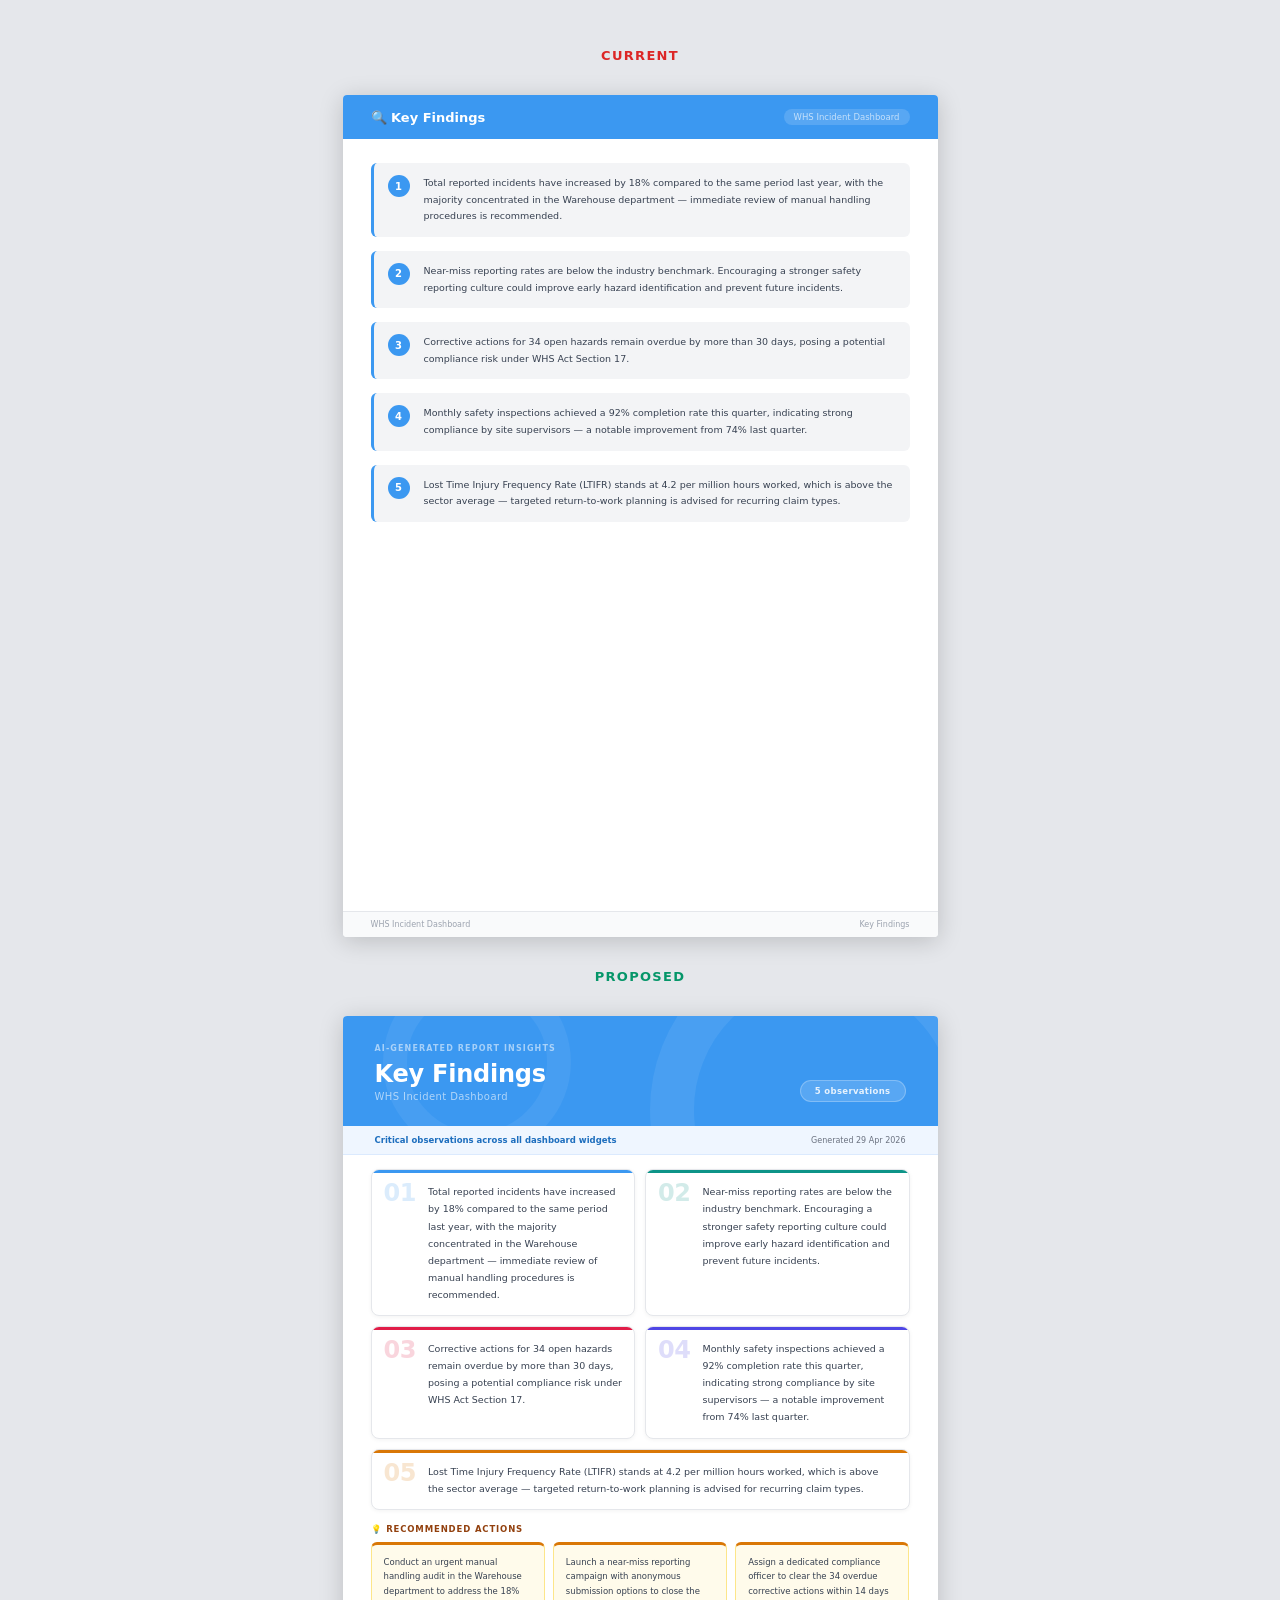
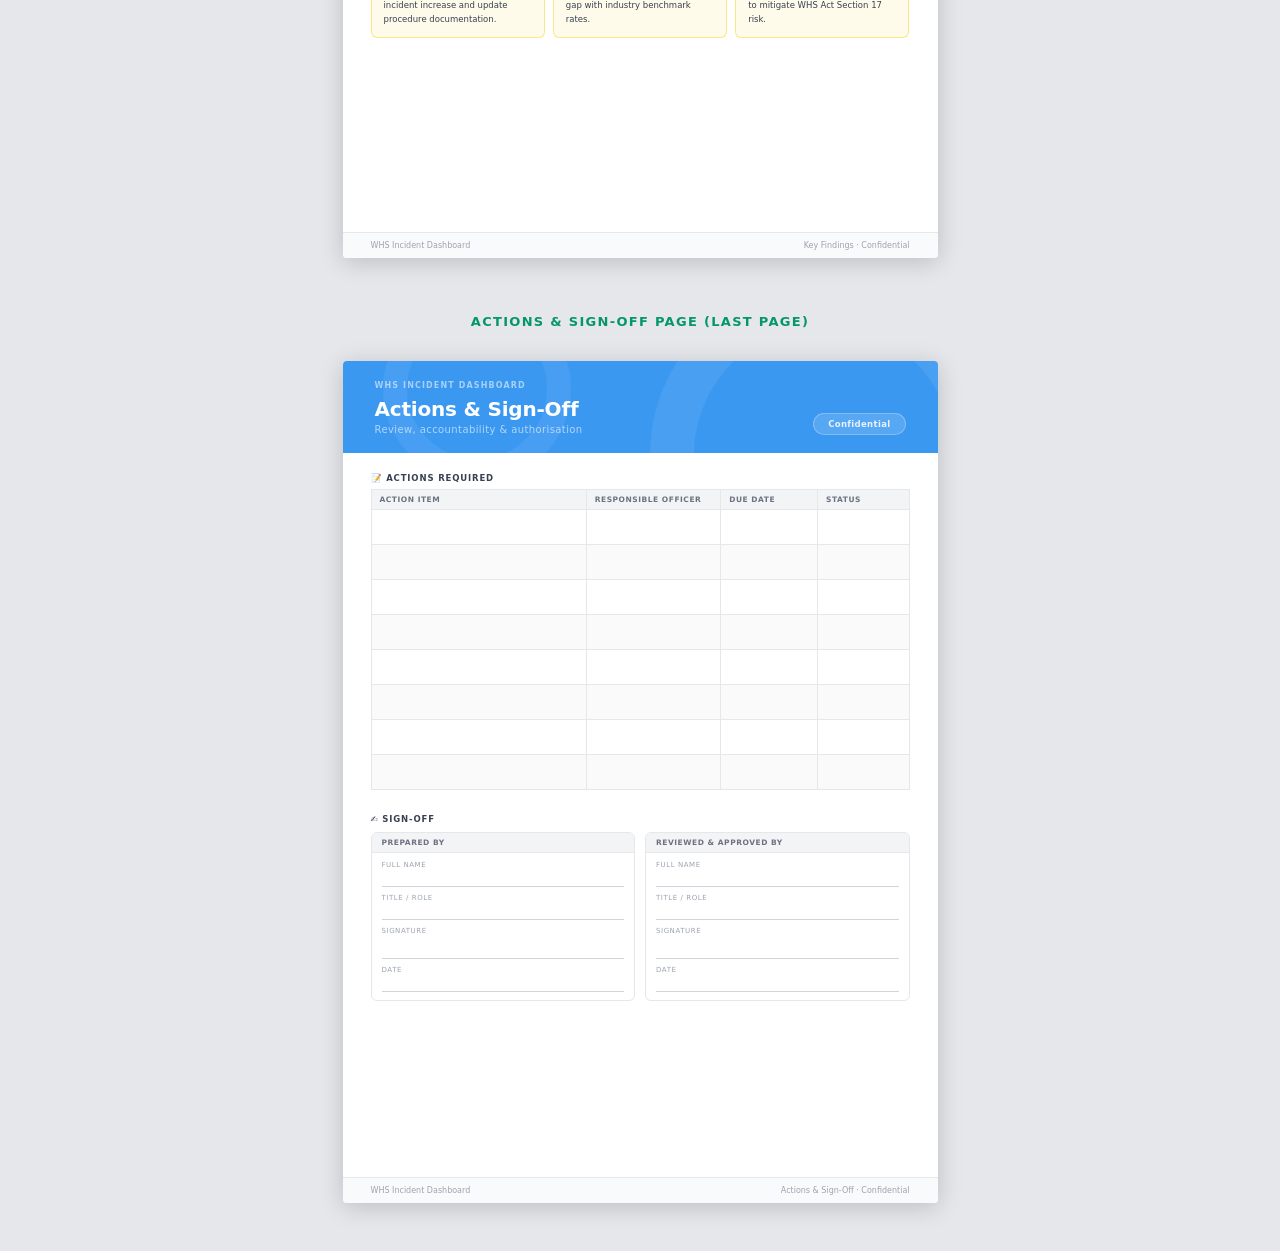
<file: src/DashboardAI.API/wwwroot/key-findings-mockup.html>
<!DOCTYPE html>
<html lang="en">
<head>
<meta charset="UTF-8">
<title>Key Findings — Mockup</title>
<style>
  body {
    background: #e5e7eb;
    display: flex;
    flex-direction: column;
    align-items: center;
    padding: 40px 24px;
    font-family: 'Segoe UI', system-ui, sans-serif;
    gap: 32px;
  }

  h2 {
    font-size: 13px;
    color: #6b7280;
    text-transform: uppercase;
    letter-spacing: .1em;
    margin: 0;
  }

  /* ── BEFORE (current) ───────────────────────────────────────────────── */
  .label-before { color: #dc2626; }
  .label-after  { color: #059669; }

  /* ── A4 shell ───────────────────────────────────────────────────────── */
  .page {
    width: 595px;
    min-height: 842px;
    background: #fff;
    box-shadow: 0 4px 24px rgba(0,0,0,.18);
    border-radius: 4px;
    position: relative;
    overflow: hidden;
    display: flex;
    flex-direction: column;
  }

  /* ─── CURRENT design ─────────────────────────────────────────────────── */
  .table-banner {
    background: #3B98F1;
    padding: 14px 28px;
    display: flex;
    align-items: center;
    justify-content: space-between;
    flex-shrink: 0;
  }
  .table-banner .tit { font-size: 13px; font-weight: 700; color: white; }
  .table-banner .cnt {
    font-size: 8.5px; color: rgba(255,255,255,.65);
    background: rgba(255,255,255,.15); padding: 3px 10px; border-radius: 8px;
  }
  .findings-body-old {
    padding: 24px 28px;
    display: flex;
    flex-direction: column;
    gap: 14px;
    flex: 1;
  }
  .finding-item-old {
    display: flex; align-items: flex-start; gap: 14px;
    padding: 12px 14px;
    background: #f3f4f6;
    border-radius: 6px;
    border-left: 3px solid #3B98F1;
  }
  .finding-num-old {
    flex-shrink: 0; width: 22px; height: 22px;
    background: #3B98F1; color: white; border-radius: 50%;
    display: flex; align-items: center; justify-content: center;
    font-size: 10px; font-weight: 700;
  }
  .finding-item-old p { font-size: 9.5px; color: #374151; line-height: 1.75; margin: 0; }
  .page-footer-old {
    padding: 8px 28px; background: #f9fafb;
    border-top: 1px solid #e5e7eb;
    display: flex; justify-content: space-between;
    font-size: 8px; color: #9ca3af;
  }

  /* ─── NEW design ─────────────────────────────────────────────────────── */
  :root {
    --blue: #3B98F1;
    --blue-lt: #eff6ff;
    --blue-dk: #1d6ebe;
    --teal: #0d9488;
    --amber: #d97706;
    --indigo: #4f46e5;
    --rose: #e11d48;
    --dark: #111827;
    --mid: #6b7280;
    --light: #f3f4f6;
    --border: #e5e7eb;
  }

  /* Hero header — matches cover page energy */
  .kf-hero {
    background: var(--blue);
    padding: 28px 32px 24px;
    position: relative;
    overflow: hidden;
    flex-shrink: 0;
  }
  .kf-hero::before {
    content: '';
    position: absolute;
    width: 260px; height: 260px;
    border-radius: 50%;
    border: 44px solid rgba(255,255,255,.07);
    top: -80px; right: -60px;
  }
  .kf-hero::after {
    content: '';
    position: absolute;
    width: 140px; height: 140px;
    border-radius: 50%;
    border: 24px solid rgba(255,255,255,.06);
    bottom: -30px; left: 40px;
  }
  .kf-hero-eyebrow {
    font-size: 8px;
    font-weight: 700;
    color: rgba(255,255,255,.55);
    text-transform: uppercase;
    letter-spacing: .14em;
    margin-bottom: 8px;
    position: relative; z-index: 1;
  }
  .kf-hero-row {
    display: flex;
    align-items: flex-end;
    justify-content: space-between;
    position: relative; z-index: 1;
  }
  .kf-hero-title {
    font-size: 24px;
    font-weight: 800;
    color: #fff;
    line-height: 1.1;
    letter-spacing: -.01em;
  }
  .kf-hero-title span {
    display: block;
    font-size: 10px;
    font-weight: 400;
    color: rgba(255,255,255,.6);
    letter-spacing: .04em;
    margin-top: 4px;
  }
  .kf-hero-badge {
    background: rgba(255,255,255,.15);
    border: 1px solid rgba(255,255,255,.25);
    border-radius: 20px;
    padding: 5px 14px;
    font-size: 8.5px;
    color: rgba(255,255,255,.85);
    font-weight: 600;
    letter-spacing: .04em;
    white-space: nowrap;
  }

  /* Sub-header strip */
  .kf-subhead {
    background: var(--blue-lt);
    border-bottom: 1px solid #dbeafe;
    padding: 9px 32px;
    display: flex;
    align-items: center;
    justify-content: space-between;
    flex-shrink: 0;
  }
  .kf-subhead-left {
    font-size: 8.5px;
    color: var(--blue-dk);
    font-weight: 600;
  }
  .kf-subhead-right {
    font-size: 8px;
    color: var(--mid);
  }

  /* Card grid */
  .kf-grid {
    padding: 14px 28px 0;
    display: grid;
    grid-template-columns: 1fr 1fr;
    gap: 10px;
    flex-shrink: 0;
    align-content: start;
  }
  .kf-card {
    background: #fff;
    border: 1px solid var(--border);
    border-radius: 8px;
    overflow: hidden;
    display: flex;
    flex-direction: column;
    box-shadow: 0 1px 4px rgba(0,0,0,.05);
  }
  .kf-card.full { grid-column: 1 / -1; }

  .kf-card-accent {
    height: 3px;
    background: var(--blue);
    flex-shrink: 0;
  }
  .kf-card-accent.c-teal   { background: var(--teal); }
  .kf-card-accent.c-indigo { background: var(--indigo); }
  .kf-card-accent.c-amber  { background: var(--amber); }
  .kf-card-accent.c-rose   { background: var(--rose); }

  .kf-card-body {
    padding: 10px 12px 12px;
    display: flex;
    gap: 12px;
    align-items: flex-start;
    flex: 1;
  }
  .kf-num {
    flex-shrink: 0;
    font-size: 24px;
    font-weight: 900;
    line-height: 1;
    color: var(--blue);
    opacity: .18;
    letter-spacing: -.02em;
    min-width: 28px;
    margin-top: -2px;
  }
  .kf-num.c-teal   { color: var(--teal); }
  .kf-num.c-indigo { color: var(--indigo); }
  .kf-num.c-amber  { color: var(--amber); }
  .kf-num.c-rose   { color: var(--rose); }

  .kf-text {
    flex: 1;
  }
  .kf-text p {
    font-size: 9.5px;
    color: #374151;
    line-height: 1.8;
    margin: 0;
  }

  /* AI attribution footer */
  .kf-attribution {
    margin: 0 28px 20px;
    padding: 8px 14px;
    background: #f8fafc;
    border: 1px solid var(--border);
    border-radius: 6px;
    display: flex;
    align-items: center;
    gap: 8px;
    flex-shrink: 0;
  }
  .kf-attr-dot {
    width: 6px; height: 6px;
    border-radius: 50%;
    background: var(--blue);
    flex-shrink: 0;
  }
  .kf-attribution span {
    font-size: 7.5px;
    color: var(--mid);
    letter-spacing: .02em;
  }
  .kf-attribution strong {
    color: var(--blue);
    font-weight: 600;
  }

  /* ── D: Report Scope box ───────────────────────────────────────────── */
  .kf-scope {
    margin: 0 28px 0;
    padding: 8px 14px;
    background: #f0f9ff;
    border: 1px solid #bae6fd;
    border-radius: 6px;
    display: grid;
    grid-template-columns: repeat(4, 1fr);
    gap: 4px 12px;
    flex-shrink: 0;
  }
  .kf-scope-item {
    display: flex;
    flex-direction: column;
    gap: 1px;
  }
  .kf-scope-lbl {
    font-size: 7px;
    color: #0369a1;
    font-weight: 700;
    text-transform: uppercase;
    letter-spacing: .08em;
  }
  .kf-scope-val {
    font-size: 8px;
    color: #374151;
  }

  /* ── E: AI Recommendations ─────────────────────────────────────────── */
  .kf-recs {
    margin: 14px 28px 0;
    flex-shrink: 0;
  }
  .kf-recs-header {
    font-size: 8.5px;
    font-weight: 700;
    color: #92400e;
    text-transform: uppercase;
    letter-spacing: .1em;
    margin-bottom: 8px;
    display: flex;
    align-items: center;
    gap: 5px;
  }
  .kf-recs-grid {
    display: grid;
    grid-template-columns: 1fr 1fr 1fr;
    gap: 8px;
  }
  .kf-rec-card {
    background: #fffbeb;
    border: 1px solid #fde68a;
    border-radius: 6px;
    padding: 10px 12px;
    border-top: 3px solid var(--amber);
  }
  .kf-rec-card p {
    font-size: 8.5px;
    color: #374151;
    line-height: 1.7;
    margin: 0;
  }

  /* ── B: Executive Summary ───────────────────────────────────────────── */
  .kf-exec-summary {
    margin: 14px 28px 0;
    padding: 12px 16px;
    background: #f8fafc;
    border: 1px solid var(--border);
    border-left: 3px solid var(--blue);
    border-radius: 6px;
    flex-shrink: 0;
  }
  .kf-exec-label {
    font-size: 7.5px;
    font-weight: 700;
    color: var(--blue-dk);
    text-transform: uppercase;
    letter-spacing: .1em;
    margin-bottom: 5px;
  }
  .kf-exec-summary p {
    font-size: 9px;
    color: #374151;
    line-height: 1.75;
    margin: 0;
  }

  /* ── C: Actions Required ────────────────────────────────────────────── */
  .kf-actions {
    margin: 14px 28px 0;
    flex-shrink: 0;
  }
  .kf-actions-header {
    font-size: 8.5px;
    font-weight: 700;
    color: #374151;
    text-transform: uppercase;
    letter-spacing: .1em;
    margin-bottom: 6px;
    display: flex;
    align-items: center;
    gap: 5px;
  }
  .kf-actions-table {
    width: 100%;
    border-collapse: collapse;
    font-size: 8px;
    color: #374151;
  }
  .kf-actions-table th {
    background: #f3f4f6;
    padding: 5px 8px;
    text-align: left;
    font-weight: 700;
    font-size: 7.5px;
    text-transform: uppercase;
    letter-spacing: .07em;
    color: #6b7280;
    border: 1px solid var(--border);
  }
  .kf-actions-table td {
    padding: 7px 8px;
    border: 1px solid var(--border);
    height: 20px;
  }
  .kf-actions-table tr:nth-child(even) td { background: #fafafa; }

  /* ── Sign-Off ────────────────────────────────────────────────────────── */
  .kf-signoff {
    margin: 14px 28px 0;
    flex-shrink: 0;
  }
  .kf-signoff-header {
    font-size: 8.5px;
    font-weight: 700;
    color: #374151;
    text-transform: uppercase;
    letter-spacing: .1em;
    margin-bottom: 8px;
    display: flex;
    align-items: center;
    gap: 5px;
  }
  .kf-signoff-grid {
    display: grid;
    grid-template-columns: 1fr 1fr;
    gap: 10px;
  }
  .kf-signoff-block {
    border: 1px solid var(--border);
    border-radius: 6px;
    overflow: hidden;
  }
  .kf-signoff-block-header {
    background: #f3f4f6;
    padding: 5px 10px;
    font-size: 7.5px;
    font-weight: 700;
    color: #6b7280;
    text-transform: uppercase;
    letter-spacing: .07em;
    border-bottom: 1px solid var(--border);
  }
  .kf-signoff-fields {
    padding: 8px 10px;
    display: flex;
    flex-direction: column;
    gap: 7px;
  }
  .kf-signoff-field {
    display: flex;
    flex-direction: column;
    gap: 1px;
  }
  .kf-signoff-field-label {
    font-size: 7px;
    color: #9ca3af;
    text-transform: uppercase;
    letter-spacing: .08em;
  }
  .kf-signoff-field-line {
    border-bottom: 1px solid #d1d5db;
    height: 16px;
  }

  /* Page footer */
  .page-footer {
    padding: 8px 28px;
    background: #f9fafb;
    border-top: 1px solid var(--border);
    display: flex;
    justify-content: space-between;
    flex-shrink: 0;
    font-size: 8px;
    color: #9ca3af;
    margin-top: 14px;
  }
</style>
</head>
<body>

<h2 class="label-before">CURRENT</h2>

<div class="page">
  <!-- Current: flat blue banner -->
  <div class="table-banner">
    <span class="tit">🔍 Key Findings</span>
    <span class="cnt">WHS Incident Dashboard</span>
  </div>
  <div class="findings-body-old">
    <div class="finding-item-old">
      <span class="finding-num-old">1</span>
      <p>Total reported incidents have increased by 18% compared to the same period last year, with the majority concentrated in the Warehouse department — immediate review of manual handling procedures is recommended.</p>
    </div>
    <div class="finding-item-old">
      <span class="finding-num-old">2</span>
      <p>Near-miss reporting rates are below the industry benchmark. Encouraging a stronger safety reporting culture could improve early hazard identification and prevent future incidents.</p>
    </div>
    <div class="finding-item-old">
      <span class="finding-num-old">3</span>
      <p>Corrective actions for 34 open hazards remain overdue by more than 30 days, posing a potential compliance risk under WHS Act Section 17.</p>
    </div>
    <div class="finding-item-old">
      <span class="finding-num-old">4</span>
      <p>Monthly safety inspections achieved a 92% completion rate this quarter, indicating strong compliance by site supervisors — a notable improvement from 74% last quarter.</p>
    </div>
    <div class="finding-item-old">
      <span class="finding-num-old">5</span>
      <p>Lost Time Injury Frequency Rate (LTIFR) stands at 4.2 per million hours worked, which is above the sector average — targeted return-to-work planning is advised for recurring claim types.</p>
    </div>
  </div>
  <div class="page-footer-old">
    <span>WHS Incident Dashboard</span>
    <span>Key Findings</span>
  </div>
</div>

<h2 class="label-after">PROPOSED</h2>

<div class="page">
  <!-- Hero header — matches cover page energy -->
  <div class="kf-hero">
    <div class="kf-hero-eyebrow">AI-Generated Report Insights</div>
    <div class="kf-hero-row">
      <div class="kf-hero-title">
        Key Findings
        <span>WHS Incident Dashboard</span>
      </div>
      <div class="kf-hero-badge">5 observations</div>
    </div>
  </div>

  <!-- Sub-header strip -->
  <div class="kf-subhead">
    <span class="kf-subhead-left">Critical observations across all dashboard widgets</span>
    <span class="kf-subhead-right">Generated 29 Apr 2026</span>
  </div>

  <!-- 2-column card grid -->
  <div class="kf-grid">

    <div class="kf-card">
      <div class="kf-card-accent"></div><!-- blue -->
      <div class="kf-card-body">
        <div class="kf-num">01</div>
        <div class="kf-text">
          <p>Total reported incidents have increased by 18% compared to the same period last year, with the majority concentrated in the Warehouse department — immediate review of manual handling procedures is recommended.</p>
        </div>
      </div>
    </div>

    <div class="kf-card">
      <div class="kf-card-accent c-teal"></div>
      <div class="kf-card-body">
        <div class="kf-num c-teal">02</div>
        <div class="kf-text">
          <p>Near-miss reporting rates are below the industry benchmark. Encouraging a stronger safety reporting culture could improve early hazard identification and prevent future incidents.</p>
        </div>
      </div>
    </div>

    <div class="kf-card">
      <div class="kf-card-accent c-rose"></div>
      <div class="kf-card-body">
        <div class="kf-num c-rose">03</div>
        <div class="kf-text">
          <p>Corrective actions for 34 open hazards remain overdue by more than 30 days, posing a potential compliance risk under WHS Act Section 17.</p>
        </div>
      </div>
    </div>

    <div class="kf-card">
      <div class="kf-card-accent c-indigo"></div>
      <div class="kf-card-body">
        <div class="kf-num c-indigo">04</div>
        <div class="kf-text">
          <p>Monthly safety inspections achieved a 92% completion rate this quarter, indicating strong compliance by site supervisors — a notable improvement from 74% last quarter.</p>
        </div>
      </div>
    </div>

    <!-- 5th finding spans full width -->
    <div class="kf-card full">
      <div class="kf-card-accent c-amber"></div>
      <div class="kf-card-body">
        <div class="kf-num c-amber">05</div>
        <div class="kf-text">
          <p>Lost Time Injury Frequency Rate (LTIFR) stands at 4.2 per million hours worked, which is above the sector average — targeted return-to-work planning is advised for recurring claim types.</p>
        </div>
      </div>
    </div>

  </div>

  <!-- D: Report Scope / Context box -->
  <!-- E: AI Recommendations -->
  <div class="kf-recs">
    <div class="kf-recs-header">💡 Recommended Actions</div>
    <div class="kf-recs-grid">
      <div class="kf-rec-card">
        <p>Conduct an urgent manual handling audit in the Warehouse department to address the 18% incident increase and update procedure documentation.</p>
      </div>
      <div class="kf-rec-card">
        <p>Launch a near-miss reporting campaign with anonymous submission options to close the gap with industry benchmark rates.</p>
      </div>
      <div class="kf-rec-card">
        <p>Assign a dedicated compliance officer to clear the 34 overdue corrective actions within 14 days to mitigate WHS Act Section 17 risk.</p>
      </div>
    </div>
  </div>

  <div class="page-footer" style="margin-top:auto;">
    <span>WHS Incident Dashboard</span>
    <span>Key Findings · Confidential</span>
  </div>
</div>

<h2 class="label-after" style="margin-top:24px;">ACTIONS &amp; SIGN-OFF PAGE (last page)</h2>

<div class="page">
  <!-- Page header -->
  <div class="kf-hero" style="padding:20px 32px 18px;">
    <div class="kf-hero-eyebrow">WHS Incident Dashboard</div>
    <div class="kf-hero-row">
      <div class="kf-hero-title" style="font-size:20px;">
        Actions &amp; Sign-Off
        <span>Review, accountability &amp; authorisation</span>
      </div>
      <div class="kf-hero-badge">Confidential</div>
    </div>
  </div>

  <!-- C: Actions Required -->
  <div class="kf-actions" style="margin-top:20px;">
    <div class="kf-actions-header">📝 Actions Required</div>
    <table class="kf-actions-table">
      <thead>
        <tr>
          <th style="width:40%">Action Item</th>
          <th style="width:25%">Responsible Officer</th>
          <th style="width:18%">Due Date</th>
          <th style="width:17%">Status</th>
        </tr>
      </thead>
      <tbody>
        <tr><td></td><td></td><td></td><td></td></tr>
        <tr><td></td><td></td><td></td><td></td></tr>
        <tr><td></td><td></td><td></td><td></td></tr>
        <tr><td></td><td></td><td></td><td></td></tr>
        <tr><td></td><td></td><td></td><td></td></tr>
        <tr><td></td><td></td><td></td><td></td></tr>
        <tr><td></td><td></td><td></td><td></td></tr>
        <tr><td></td><td></td><td></td><td></td></tr>
      </tbody>
    </table>
  </div>

  <!-- Sign-Off -->
  <div class="kf-signoff" style="margin-top:24px;">
    <div class="kf-signoff-header">✍️ Sign-Off</div>
    <div class="kf-signoff-grid">
      <div class="kf-signoff-block">
        <div class="kf-signoff-block-header">Prepared By</div>
        <div class="kf-signoff-fields">
          <div class="kf-signoff-field">
            <span class="kf-signoff-field-label">Full Name</span>
            <div class="kf-signoff-field-line"></div>
          </div>
          <div class="kf-signoff-field">
            <span class="kf-signoff-field-label">Title / Role</span>
            <div class="kf-signoff-field-line"></div>
          </div>
          <div class="kf-signoff-field">
            <span class="kf-signoff-field-label">Signature</span>
            <div class="kf-signoff-field-line" style="height:22px;"></div>
          </div>
          <div class="kf-signoff-field">
            <span class="kf-signoff-field-label">Date</span>
            <div class="kf-signoff-field-line"></div>
          </div>
        </div>
      </div>
      <div class="kf-signoff-block">
        <div class="kf-signoff-block-header">Reviewed &amp; Approved By</div>
        <div class="kf-signoff-fields">
          <div class="kf-signoff-field">
            <span class="kf-signoff-field-label">Full Name</span>
            <div class="kf-signoff-field-line"></div>
          </div>
          <div class="kf-signoff-field">
            <span class="kf-signoff-field-label">Title / Role</span>
            <div class="kf-signoff-field-line"></div>
          </div>
          <div class="kf-signoff-field">
            <span class="kf-signoff-field-label">Signature</span>
            <div class="kf-signoff-field-line" style="height:22px;"></div>
          </div>
          <div class="kf-signoff-field">
            <span class="kf-signoff-field-label">Date</span>
            <div class="kf-signoff-field-line"></div>
          </div>
        </div>
      </div>
    </div>
  </div>

  <div class="page-footer" style="margin-top:auto;">
    <span>WHS Incident Dashboard</span>
    <span>Actions &amp; Sign-Off · Confidential</span>
  </div>
</div>

</body>
</html>
</file>
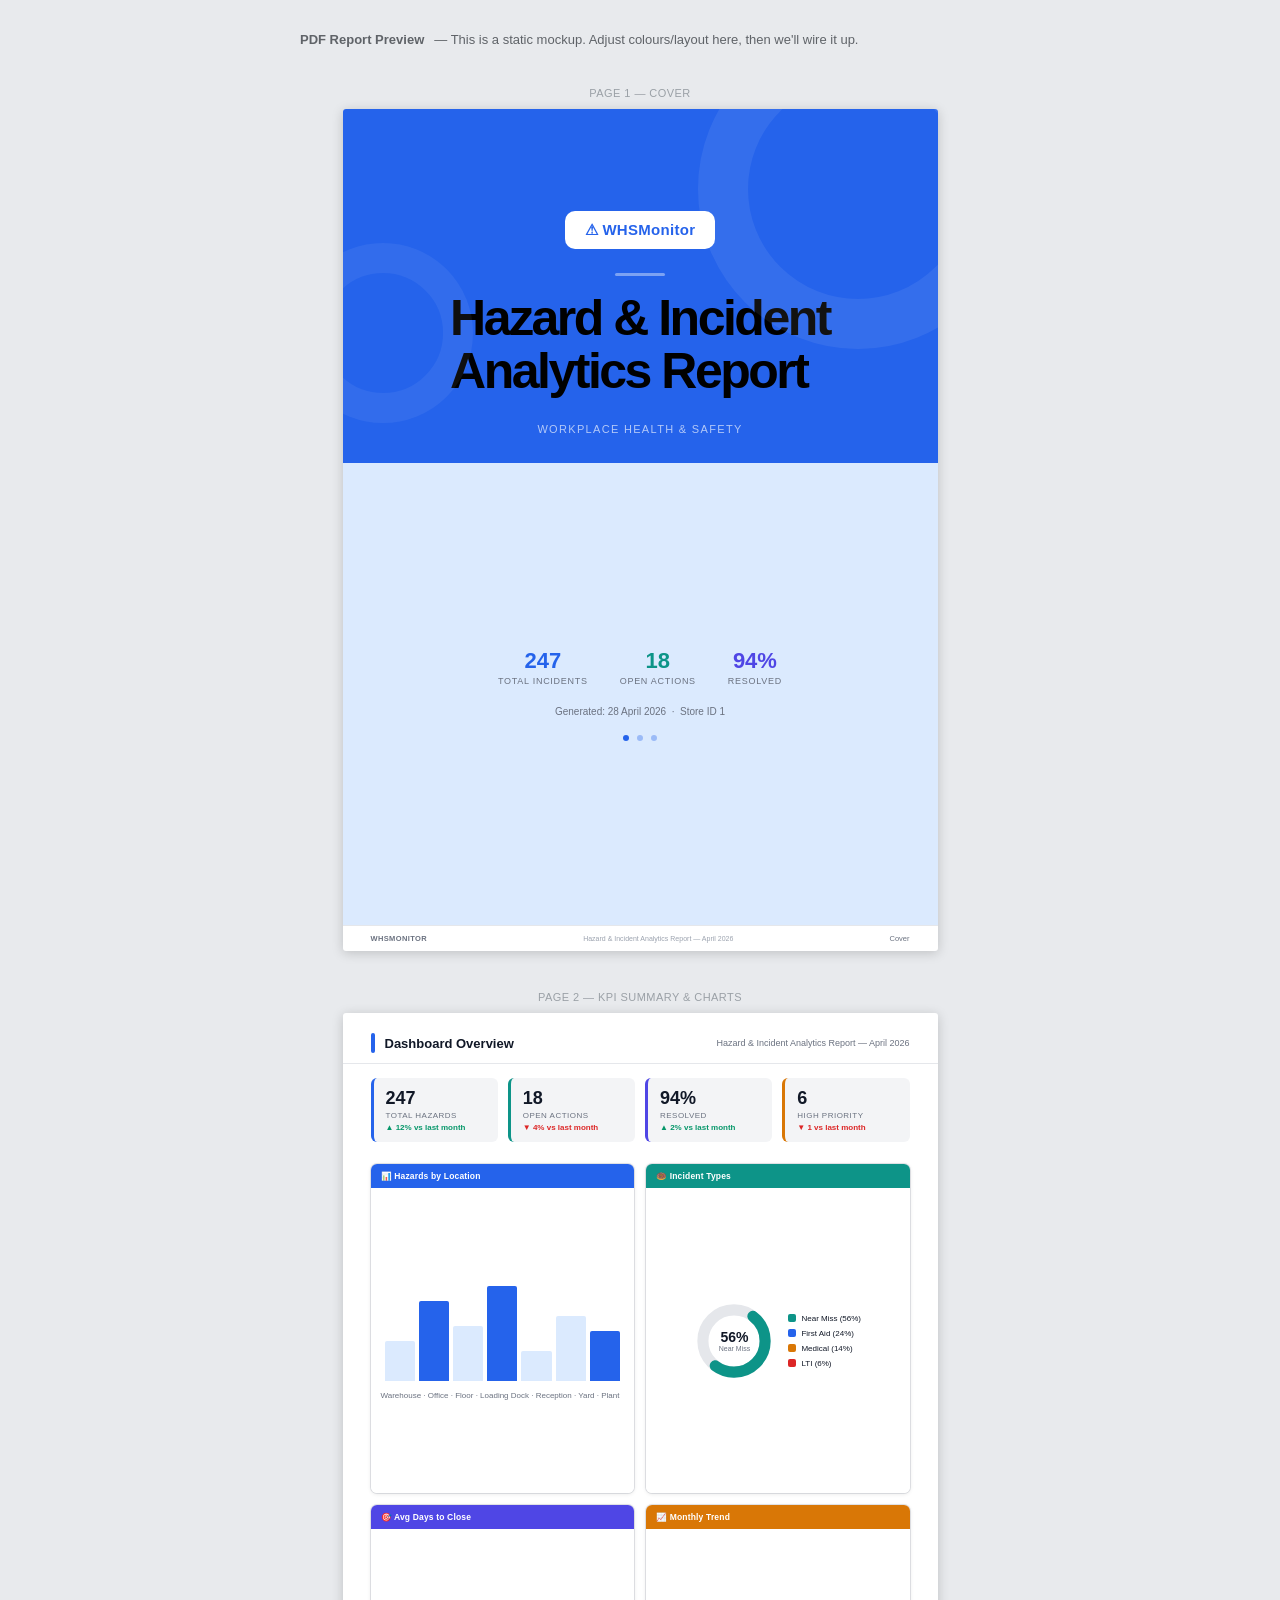
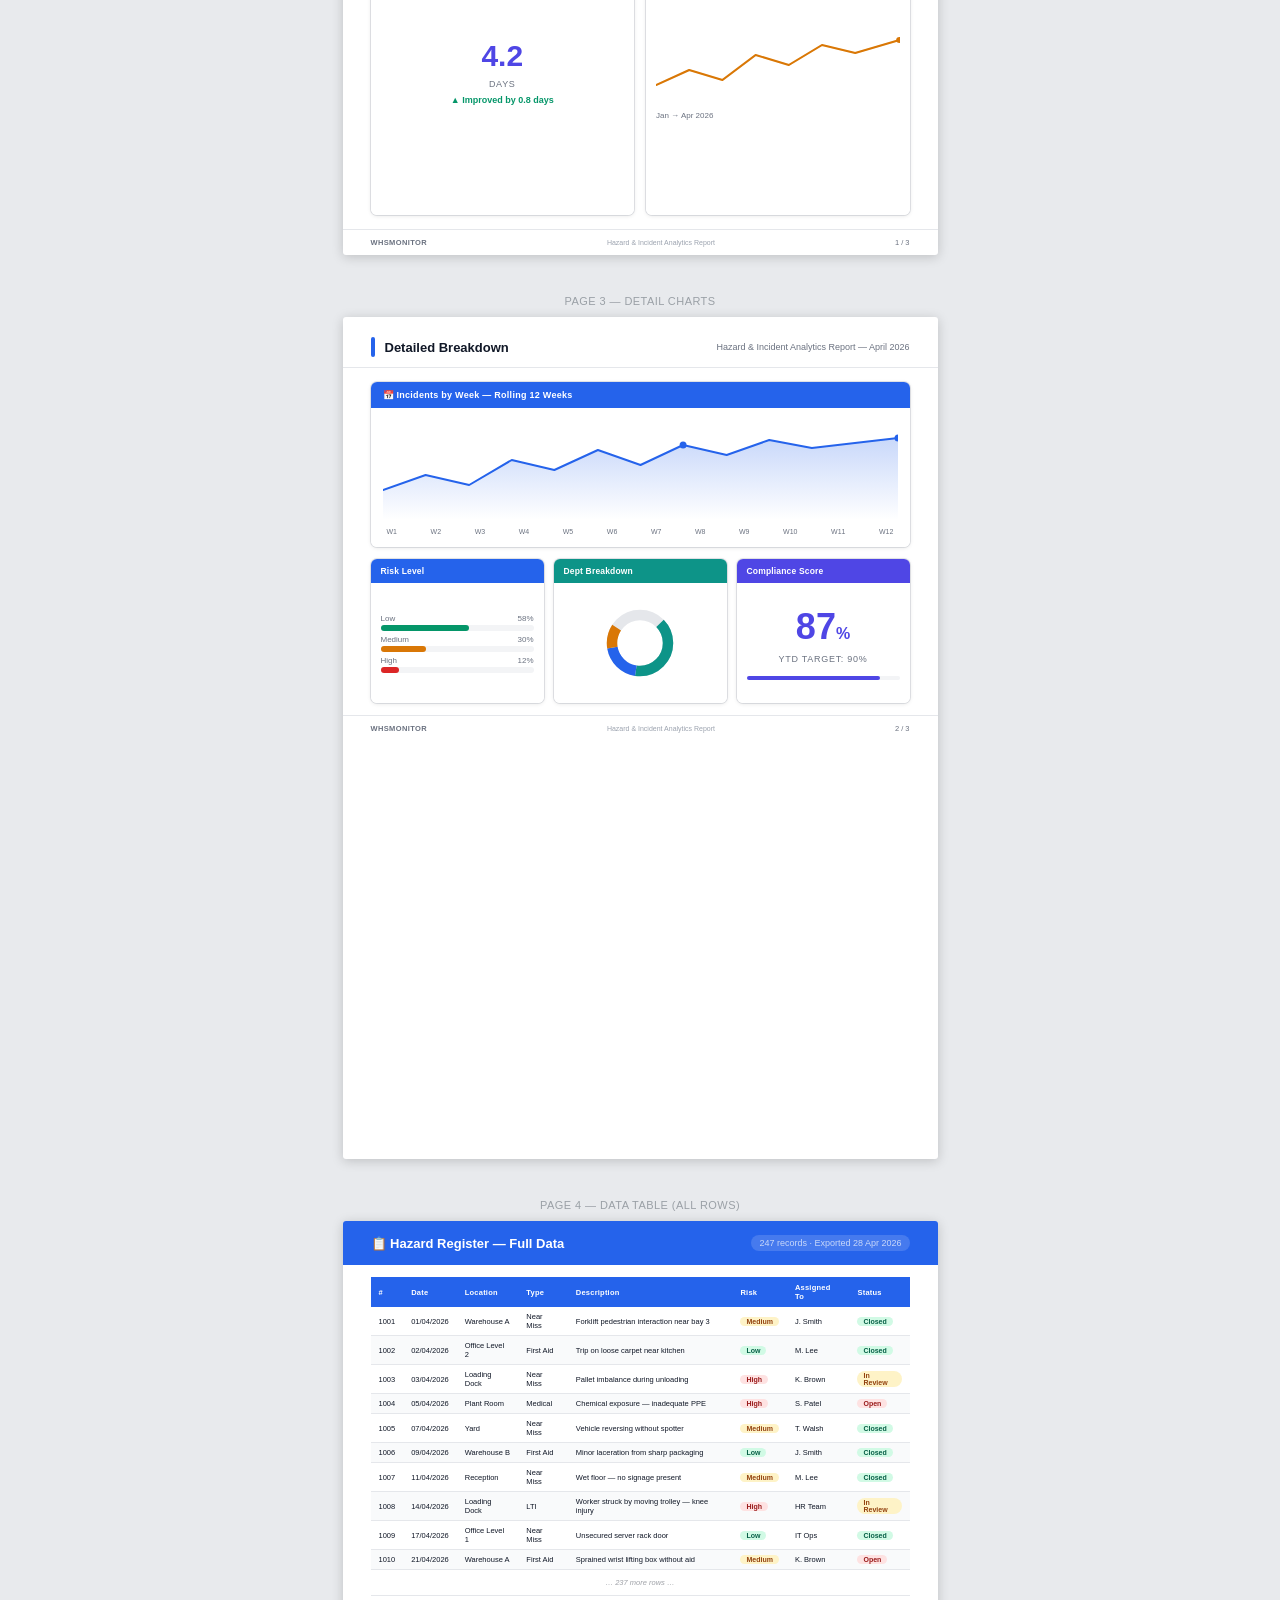
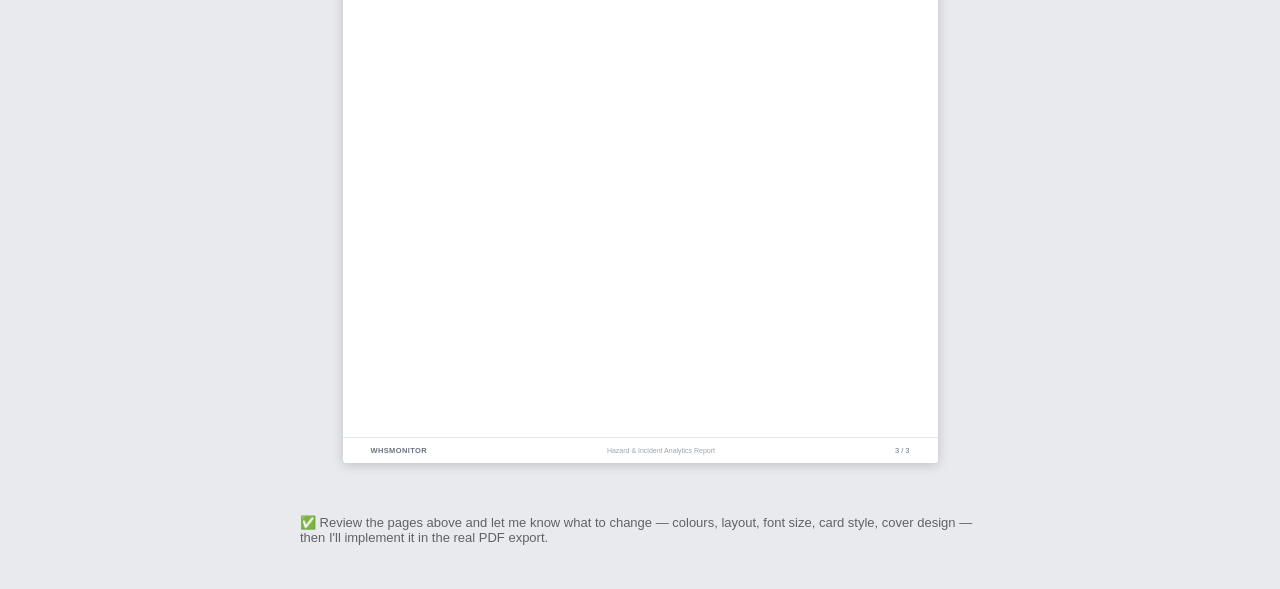
<file: src/DashboardAI.API/wwwroot/pdf-preview.html>
<!DOCTYPE html>
<html lang="en">

<head>
  <meta charset="UTF-8" />
  <meta name="viewport" content="width=device-width, initial-scale=1.0" />
  <title>PDF Report — UX Preview</title>
  <style>
    /* ── Viewer chrome ─────────────────────────────────────────────── */
    *,
    *::before,
    *::after {
      box-sizing: border-box;
      margin: 0;
      padding: 0;
    }

    body {
      background: #e8eaed;
      font-family: 'Segoe UI', Arial, sans-serif;
      padding: 32px 24px;
      display: flex;
      flex-direction: column;
      align-items: center;
      gap: 40px;
    }

    .viewer-label {
      width: 100%;
      max-width: 680px;
      font-size: 13px;
      color: #5f6368;
      display: flex;
      align-items: center;
      gap: 10px;
    }

    .viewer-label select {
      padding: 4px 8px;
      border-radius: 4px;
      border: 1px solid #dadce0;
      font-size: 13px;
    }

    .page-label {
      text-align: center;
      font-size: 11px;
      color: #9aa0a6;
      letter-spacing: .04em;
      text-transform: uppercase;
      margin-bottom: -30px;
    }

    /* ── A4 page shell ─────────────────────────────────────────────── */
    .page {
      width: 595px;
      min-height: 842px;
      background: #fff;
      box-shadow: 0 2px 12px rgba(0, 0, 0, .18);
      border-radius: 3px;
      position: relative;
      overflow: hidden;
      display: flex;
      flex-direction: column;
    }

    /* ── Design tokens ─────────────────────────────────────────────── */
    :root {
      --blue: #2563eb;
      --blue-lt: #dbeafe;
      --blue-dk: #1e40af;
      --teal: #0d9488;
      --dark: #111827;
      --mid: #6b7280;
      --light: #f3f4f6;
      --border: #e5e7eb;
      --white: #ffffff;
    }

    /* ══════════════════════════════════════════════════════════════════
       PAGE 1 — COVER
    ══════════════════════════════════════════════════════════════════ */
    .cover-top {
      background: var(--blue);
      height: 354px;
      display: flex;
      flex-direction: column;
      align-items: center;
      justify-content: flex-end;
      padding-bottom: 28px;
      position: relative;
      overflow: hidden;
    }

    /* subtle geometric accent circles */
    .cover-top::before {
      content: '';
      position: absolute;
      width: 320px;
      height: 320px;
      border-radius: 50%;
      border: 50px solid rgba(255, 255, 255, .07);
      top: -80px;
      right: -80px;
    }

    .cover-top::after {
      content: '';
      position: absolute;
      width: 180px;
      height: 180px;
      border-radius: 50%;
      border: 30px solid rgba(255, 255, 255, .06);
      bottom: 40px;
      left: -50px;
    }

    .cover-logo {
      background: white;
      border-radius: 10px;
      padding: 10px 20px;
      margin-bottom: 24px;
      position: relative;
      z-index: 1;
      font-size: 15px;
      font-weight: 700;
      color: var(--blue);
      letter-spacing: .02em;
    }

    .cover-divider {
      width: 50px;
      height: 3px;
      background: rgba(255, 255, 255, .4);
      border-radius: 2px;
      margin-bottom: 16px;
      position: relative;
      z-index: 1;
    }

    .cover-title {
      font-size: 50px;
      line-height: 1.05;
      max-width: 600px;
      letter-spacing: -.05em;
      margin-bottom: 18px;
      font-family: 'Poppins', Arial, sans-serif;
      font-weight: 600;
      color: var(--secondary);
    }

    .cover-eyebrow {
      font-size: 20px;
      text-transform: uppercase;
      letter-spacing: .18em;
      color: var(--primary);
      font-weight: bolder;
      margin-bottom: 14px;
    }

    .cover-subtitle {
      font-size: 11px;
      color: rgba(255, 255, 255, .65);
      text-transform: uppercase;
      letter-spacing: .12em;
      margin-top: 8px;
      position: relative;
      z-index: 1;
    }

    .cover-bottom {
      background: var(--blue-lt);
      flex: 1;
      display: flex;
      flex-direction: column;
      align-items: center;
      justify-content: center;
      gap: 12px;
      padding: 32px;
    }

    .cover-meta-row {
      display: flex;
      gap: 32px;
    }

    .cover-meta-item {
      text-align: center;
    }

    .cover-meta-item .val {
      font-size: 22px;
      font-weight: 700;
      color: var(--blue);
    }

    .cover-meta-item .lbl {
      font-size: 9px;
      text-transform: uppercase;
      letter-spacing: .08em;
      color: var(--mid);
      margin-top: 2px;
    }

    .cover-date {
      font-size: 10px;
      color: var(--mid);
      margin-top: 8px;
    }

    .cover-dots {
      display: flex;
      gap: 8px;
      margin-top: 6px;
    }

    .cover-dots span {
      width: 6px;
      height: 6px;
      border-radius: 50%;
      background: var(--blue);
    }

    .cover-dots span:not(:first-child) {
      opacity: .35;
    }

    /* ══════════════════════════════════════════════════════════════════
       PAGE 2 — WIDGET CARDS
    ══════════════════════════════════════════════════════════════════ */
    .page-header {
      padding: 20px 28px 10px;
      border-bottom: 1px solid var(--border);
      display: flex;
      align-items: center;
      gap: 10px;
    }

    .page-header-accent {
      width: 4px;
      height: 20px;
      background: var(--blue);
      border-radius: 2px;
      flex-shrink: 0;
    }

    .page-header-title {
      font-size: 13px;
      font-weight: 700;
      color: var(--dark);
    }

    .page-header-sub {
      font-size: 9px;
      color: var(--mid);
      margin-left: auto;
    }

    .cards-grid {
      display: grid;
      grid-template-columns: 1fr 1fr;
      gap: 12px;
      padding: 14px 28px;
      flex: 1;
    }

    .widget-card {
      border-radius: 6px;
      overflow: hidden;
      box-shadow: 0 1px 4px rgba(0, 0, 0, .10), 0 0 0 1px var(--border);
      display: flex;
      flex-direction: column;
    }

    .widget-card-header {
      background: var(--blue);
      color: white;
      font-size: 8.5px;
      font-weight: 600;
      padding: 7px 10px;
      letter-spacing: .02em;
      display: flex;
      align-items: center;
      gap: 6px;
    }

    .widget-card-header .icon {
      opacity: .7;
      font-size: 10px;
    }

    /* Teal variant */
    .widget-card.teal .widget-card-header {
      background: var(--teal);
    }

    /* Indigo variant */
    .widget-card.indigo .widget-card-header {
      background: #4f46e5;
    }

    /* Amber variant */
    .widget-card.amber .widget-card-header {
      background: #d97706;
    }

    .widget-card-body {
      flex: 1;
      background: #fff;
      padding: 10px;
      min-height: 120px;
      display: flex;
      flex-direction: column;
      justify-content: center;
      align-items: center;
      gap: 6px;
    }

    /* KPI card body */
    .kpi-value {
      font-size: 30px;
      font-weight: 800;
      color: var(--blue);
    }

    .kpi-label {
      font-size: 9px;
      color: var(--mid);
      text-transform: uppercase;
      letter-spacing: .08em;
    }

    .kpi-trend {
      display: flex;
      align-items: center;
      gap: 3px;
      font-size: 9px;
      color: #059669;
      font-weight: 600;
    }

    .kpi-trend.down {
      color: #dc2626;
    }

    /* Chart placeholder */
    .chart-placeholder {
      width: 100%;
      height: 100px;
      display: flex;
      align-items: flex-end;
      gap: 4px;
      padding: 0 4px;
    }

    .bar {
      flex: 1;
      border-radius: 2px 2px 0 0;
      background: var(--blue-lt);
    }

    .bar.active {
      background: var(--blue);
    }

    /* Donut placeholder */
    .donut-wrap {
      position: relative;
      width: 80px;
      height: 80px;
    }

    .donut-wrap svg {
      width: 80px;
      height: 80px;
    }

    .donut-center {
      position: absolute;
      inset: 0;
      display: flex;
      flex-direction: column;
      align-items: center;
      justify-content: center;
    }

    .donut-center .pct {
      font-size: 14px;
      font-weight: 800;
      color: var(--dark);
    }

    .donut-center .lbl {
      font-size: 7px;
      color: var(--mid);
    }

    /* Line chart placeholder */
    .line-placeholder {
      width: 100%;
      height: 80px;
    }

    /* ══════════════════════════════════════════════════════════════════
       PAGE 3 — KPI SUMMARY ROW + CHART
    ══════════════════════════════════════════════════════════════════ */
    .kpi-summary-row {
      display: grid;
      grid-template-columns: repeat(4, 1fr);
      gap: 10px;
      padding: 14px 28px 8px;
    }

    .kpi-mini {
      background: var(--light);
      border-radius: 6px;
      padding: 10px 12px;
      border-left: 3px solid var(--blue);
    }

    .kpi-mini.teal {
      border-color: var(--teal);
    }

    .kpi-mini.indigo {
      border-color: #4f46e5;
    }

    .kpi-mini.amber {
      border-color: #d97706;
    }

    .kpi-mini-val {
      font-size: 18px;
      font-weight: 800;
      color: var(--dark);
    }

    .kpi-mini-lbl {
      font-size: 8px;
      color: var(--mid);
      margin-top: 2px;
      text-transform: uppercase;
      letter-spacing: .06em;
    }

    .kpi-mini-trend {
      font-size: 8px;
      color: #059669;
      font-weight: 600;
      margin-top: 3px;
    }

    .kpi-mini-trend.down {
      color: #dc2626;
    }

    .full-chart-card {
      margin: 0 28px;
      border-radius: 6px;
      overflow: hidden;
      box-shadow: 0 1px 4px rgba(0, 0, 0, .10), 0 0 0 1px var(--border);
    }

    .full-chart-header {
      background: var(--blue);
      color: white;
      font-size: 9px;
      font-weight: 600;
      padding: 8px 12px;
      letter-spacing: .03em;
    }

    .full-chart-body {
      background: #fff;
      padding: 12px;
    }

    /* ══════════════════════════════════════════════════════════════════
       PAGE 4 — DATA TABLE
    ══════════════════════════════════════════════════════════════════ */
    .table-section-banner {
      background: var(--blue);
      padding: 14px 28px;
      display: flex;
      align-items: center;
      justify-content: space-between;
    }

    .table-section-banner .tit {
      font-size: 13px;
      font-weight: 700;
      color: white;
    }

    .table-section-banner .cnt {
      font-size: 9px;
      color: rgba(255, 255, 255, .7);
      background: rgba(255, 255, 255, .15);
      padding: 3px 8px;
      border-radius: 10px;
    }

    .data-table-wrap {
      padding: 12px 28px;
      overflow: hidden;
    }

    .data-table {
      width: 100%;
      border-collapse: collapse;
      font-size: 7.5px;
    }

    .data-table thead th {
      background: var(--blue);
      color: white;
      padding: 6px 8px;
      text-align: left;
      font-weight: 600;
      letter-spacing: .03em;
    }

    .data-table tbody tr:nth-child(even) td {
      background: #f9fafb;
    }

    .data-table tbody td {
      padding: 5px 8px;
      color: var(--dark);
      border-bottom: 1px solid var(--border);
    }

    .badge {
      display: inline-block;
      padding: 1px 6px;
      border-radius: 8px;
      font-size: 7px;
      font-weight: 600;
    }

    .badge.green {
      background: #d1fae5;
      color: #065f46;
    }

    .badge.red {
      background: #fee2e2;
      color: #991b1b;
    }

    .badge.amber {
      background: #fef3c7;
      color: #92400e;
    }

    /* ══════════════════════════════════════════════════════════════════
       SHARED FOOTER
    ══════════════════════════════════════════════════════════════════ */
    .page-footer {
      margin-top: auto;
      padding: 8px 28px;
      border-top: 1px solid var(--border);
      display: flex;
      align-items: center;
      justify-content: space-between;
    }

    .page-footer .brand {
      font-size: 7.5px;
      color: var(--mid);
      font-weight: 600;
      letter-spacing: .05em;
    }

    .page-footer .doc-title {
      font-size: 7px;
      color: #9ca3af;
    }

    .page-footer .pg {
      font-size: 7.5px;
      color: var(--mid);
    }
  </style>
</head>

<body>

  <div class="viewer-label">
    <strong>PDF Report Preview</strong>
    &mdash; This is a static mockup. Adjust colours/layout here, then we'll wire it up.
  </div>

  <!-- ══ PAGE 1: COVER ══════════════════════════════════════════════════ -->
  <div class="page-label">Page 1 — Cover</div>
  <div class="page">
    <div class="cover-top">
      <div class="cover-logo">⚠ WHSMonitor</div>
      <div class="cover-divider"></div>
      <div class="cover-title">Hazard &amp; Incident<br>Analytics Report</div>
      <div class="cover-subtitle">Workplace Health &amp; Safety</div>
    </div>
    <div class="cover-bottom">
      <div class="cover-meta-row">
        <div class="cover-meta-item">
          <div class="val">247</div>
          <div class="lbl">Total Incidents</div>
        </div>
        <div class="cover-meta-item">
          <div class="val" style="color:var(--teal)">18</div>
          <div class="lbl">Open Actions</div>
        </div>
        <div class="cover-meta-item">
          <div class="val" style="color:#4f46e5">94%</div>
          <div class="lbl">Resolved</div>
        </div>
      </div>
      <div class="cover-date">Generated: 28 April 2026 &nbsp;·&nbsp; Store ID 1</div>
      <div class="cover-dots"><span></span><span></span><span></span></div>
    </div>
    <div class="page-footer">
      <span class="brand">WHSMONITOR</span>
      <span class="doc-title">Hazard &amp; Incident Analytics Report — April 2026</span>
      <span class="pg">Cover</span>
    </div>
  </div>

  <!-- ══ PAGE 2: KPI STRIP + 2-COL CHART CARDS ══════════════════════════ -->
  <div class="page-label">Page 2 — KPI Summary &amp; Charts</div>
  <div class="page">
    <div class="page-header">
      <div class="page-header-accent"></div>
      <div class="page-header-title">Dashboard Overview</div>
      <div class="page-header-sub">Hazard &amp; Incident Analytics Report — April 2026</div>
    </div>

    <!-- KPI mini strip -->
    <div class="kpi-summary-row">
      <div class="kpi-mini">
        <div class="kpi-mini-val">247</div>
        <div class="kpi-mini-lbl">Total Hazards</div>
        <div class="kpi-mini-trend">▲ 12% vs last month</div>
      </div>
      <div class="kpi-mini teal">
        <div class="kpi-mini-val">18</div>
        <div class="kpi-mini-lbl">Open Actions</div>
        <div class="kpi-mini-trend down">▼ 4% vs last month</div>
      </div>
      <div class="kpi-mini indigo">
        <div class="kpi-mini-val">94%</div>
        <div class="kpi-mini-lbl">Resolved</div>
        <div class="kpi-mini-trend">▲ 2% vs last month</div>
      </div>
      <div class="kpi-mini amber">
        <div class="kpi-mini-val">6</div>
        <div class="kpi-mini-lbl">High Priority</div>
        <div class="kpi-mini-trend down">▼ 1 vs last month</div>
      </div>
    </div>

    <!-- 2-col chart cards -->
    <div class="cards-grid">
      <!-- Bar chart card -->
      <div class="widget-card">
        <div class="widget-card-header">📊 Hazards by Location</div>
        <div class="widget-card-body">
          <div class="chart-placeholder">
            <div class="bar" style="height:40%"></div>
            <div class="bar active" style="height:80%"></div>
            <div class="bar" style="height:55%"></div>
            <div class="bar active" style="height:95%"></div>
            <div class="bar" style="height:30%"></div>
            <div class="bar" style="height:65%"></div>
            <div class="bar active" style="height:50%"></div>
          </div>
          <div style="font-size:8px;color:var(--mid);align-self:flex-start;margin-top:4px">Warehouse · Office · Floor ·
            Loading Dock · Reception · Yard · Plant</div>
        </div>
      </div>

      <!-- Donut card -->
      <div class="widget-card teal">
        <div class="widget-card-header">🍩 Incident Types</div>
        <div class="widget-card-body" style="flex-direction:row;gap:14px;justify-content:center">
          <div class="donut-wrap">
            <svg viewBox="0 0 36 36">
              <circle cx="18" cy="18" r="14" fill="none" stroke="#e5e7eb" stroke-width="5" />
              <circle cx="18" cy="18" r="14" fill="none" stroke="#0d9488" stroke-width="5" stroke-dasharray="56 44"
                stroke-dashoffset="25" stroke-linecap="round" />
            </svg>
            <div class="donut-center">
              <div class="pct">56%</div>
              <div class="lbl">Near Miss</div>
            </div>
          </div>
          <div
            style="font-size:8px;color:var(--dark);display:flex;flex-direction:column;gap:6px;justify-content:center">
            <div style="display:flex;align-items:center;gap:5px"><span
                style="display:inline-block;width:8px;height:8px;background:#0d9488;border-radius:2px"></span>Near Miss
              (56%)</div>
            <div style="display:flex;align-items:center;gap:5px"><span
                style="display:inline-block;width:8px;height:8px;background:#2563eb;border-radius:2px"></span>First Aid
              (24%)</div>
            <div style="display:flex;align-items:center;gap:5px"><span
                style="display:inline-block;width:8px;height:8px;background:#d97706;border-radius:2px"></span>Medical
              (14%)</div>
            <div style="display:flex;align-items:center;gap:5px"><span
                style="display:inline-block;width:8px;height:8px;background:#dc2626;border-radius:2px"></span>LTI (6%)
            </div>
          </div>
        </div>
      </div>

      <!-- KPI big number -->
      <div class="widget-card indigo">
        <div class="widget-card-header">🎯 Avg Days to Close</div>
        <div class="widget-card-body">
          <div class="kpi-value" style="color:#4f46e5">4.2</div>
          <div class="kpi-label">Days</div>
          <div class="kpi-trend">▲ Improved by 0.8 days</div>
        </div>
      </div>

      <!-- Trend line -->
      <div class="widget-card amber">
        <div class="widget-card-header">📈 Monthly Trend</div>
        <div class="widget-card-body">
          <svg class="line-placeholder" viewBox="0 0 220 80" preserveAspectRatio="none">
            <polyline points="0,60 30,45 60,55 90,30 120,40 150,20 180,28 220,15" fill="none" stroke="#fef3c7"
              stroke-width="1.5" />
            <polyline points="0,60 30,45 60,55 90,30 120,40 150,20 180,28 220,15" fill="none" stroke="#d97706"
              stroke-width="2" stroke-linecap="round" stroke-linejoin="round" />
            <circle cx="220" cy="15" r="3" fill="#d97706" />
          </svg>
          <div style="font-size:8px;color:var(--mid);align-self:flex-start">Jan → Apr 2026</div>
        </div>
      </div>
    </div>

    <div class="page-footer">
      <span class="brand">WHSMONITOR</span>
      <span class="doc-title">Hazard &amp; Incident Analytics Report</span>
      <span class="pg">1 / 3</span>
    </div>
  </div>

  <!-- ══ PAGE 3: FULL-WIDTH CHART + SMALLER CARDS ═══════════════════════ -->
  <div class="page-label">Page 3 — Detail Charts</div>
  <div class="page">
    <div class="page-header">
      <div class="page-header-accent"></div>
      <div class="page-header-title">Detailed Breakdown</div>
      <div class="page-header-sub">Hazard &amp; Incident Analytics Report — April 2026</div>
    </div>

    <!-- Full-width chart -->
    <div class="full-chart-card" style="margin-top:14px">
      <div class="full-chart-header">📅 Incidents by Week — Rolling 12 Weeks</div>
      <div class="full-chart-body">
        <svg width="100%" height="100" viewBox="0 0 520 100" preserveAspectRatio="none">
          <!-- area fill -->
          <defs>
            <linearGradient id="ag" x1="0" y1="0" x2="0" y2="1">
              <stop offset="0%" stop-color="#2563eb" stop-opacity=".25" />
              <stop offset="100%" stop-color="#2563eb" stop-opacity="0" />
            </linearGradient>
          </defs>
          <polygon
            points="0,100 0,70 43,55 87,65 130,40 173,50 217,30 260,45 303,25 347,35 390,20 433,28 520,18 520,100"
            fill="url(#ag)" />
          <polyline points="0,70 43,55 87,65 130,40 173,50 217,30 260,45 303,25 347,35 390,20 433,28 520,18" fill="none"
            stroke="#2563eb" stroke-width="2" stroke-linecap="round" stroke-linejoin="round" />
          <!-- dots -->
          <circle cx="303" cy="25" r="3.5" fill="#2563eb" />
          <circle cx="520" cy="18" r="3.5" fill="#2563eb" />
        </svg>
        <div
          style="display:flex;justify-content:space-between;font-size:7px;color:var(--mid);padding:0 4px;margin-top:4px">
          <span>W1</span><span>W2</span><span>W3</span><span>W4</span><span>W5</span>
          <span>W6</span><span>W7</span><span>W8</span><span>W9</span><span>W10</span>
          <span>W11</span><span>W12</span>
        </div>
      </div>
    </div>

    <!-- 3-col mini cards -->
    <div style="display:grid;grid-template-columns:1fr 1fr 1fr;gap:10px;padding:12px 28px 0">
      <div class="widget-card">
        <div class="widget-card-header">Risk Level</div>
        <div class="widget-card-body" style="gap:4px">
          <div style="width:100%">
            <div style="display:flex;justify-content:space-between;font-size:8px;color:var(--mid);margin-bottom:2px">
              <span>Low</span><span>58%</span>
            </div>
            <div style="height:6px;background:var(--light);border-radius:3px">
              <div style="height:100%;width:58%;background:#059669;border-radius:3px"></div>
            </div>
          </div>
          <div style="width:100%">
            <div style="display:flex;justify-content:space-between;font-size:8px;color:var(--mid);margin-bottom:2px">
              <span>Medium</span><span>30%</span>
            </div>
            <div style="height:6px;background:var(--light);border-radius:3px">
              <div style="height:100%;width:30%;background:#d97706;border-radius:3px"></div>
            </div>
          </div>
          <div style="width:100%">
            <div style="display:flex;justify-content:space-between;font-size:8px;color:var(--mid);margin-bottom:2px">
              <span>High</span><span>12%</span>
            </div>
            <div style="height:6px;background:var(--light);border-radius:3px">
              <div style="height:100%;width:12%;background:#dc2626;border-radius:3px"></div>
            </div>
          </div>
        </div>
      </div>
      <div class="widget-card teal">
        <div class="widget-card-header">Dept Breakdown</div>
        <div class="widget-card-body">
          <svg viewBox="0 0 80 80" width="70" height="70">
            <circle cx="40" cy="40" r="32" fill="none" stroke="#e5e7eb" stroke-width="12" />
            <circle cx="40" cy="40" r="32" fill="none" stroke="#0d9488" stroke-width="12" stroke-dasharray="80 121"
              stroke-dashoffset="25" />
            <circle cx="40" cy="40" r="32" fill="none" stroke="#2563eb" stroke-width="12" stroke-dasharray="40 161"
              stroke-dashoffset="-55" />
            <circle cx="40" cy="40" r="32" fill="none" stroke="#d97706" stroke-width="12" stroke-dasharray="24 177"
              stroke-dashoffset="-95" />
          </svg>
        </div>
      </div>
      <div class="widget-card indigo">
        <div class="widget-card-header">Compliance Score</div>
        <div class="widget-card-body">
          <div class="kpi-value" style="color:#4f46e5;font-size:36px">87<span style="font-size:16px">%</span></div>
          <div class="kpi-label">YTD Target: 90%</div>
          <div style="height:4px;width:100%;background:var(--light);border-radius:2px;margin-top:6px">
            <div style="height:100%;width:87%;background:#4f46e5;border-radius:2px"></div>
          </div>
        </div>
      </div>
    </div>

    <div class="page-footer" style="margin-top:12px">
      <span class="brand">WHSMONITOR</span>
      <span class="doc-title">Hazard &amp; Incident Analytics Report</span>
      <span class="pg">2 / 3</span>
    </div>
  </div>

  <!-- ══ PAGE 4: DATA TABLE ══════════════════════════════════════════════ -->
  <div class="page-label">Page 4 — Data Table (all rows)</div>
  <div class="page">
    <div class="table-section-banner">
      <span class="tit">📋 Hazard Register — Full Data</span>
      <span class="cnt">247 records · Exported 28 Apr 2026</span>
    </div>
    <div class="data-table-wrap">
      <table class="data-table">
        <thead>
          <tr>
            <th>#</th>
            <th>Date</th>
            <th>Location</th>
            <th>Type</th>
            <th>Description</th>
            <th>Risk</th>
            <th>Assigned To</th>
            <th>Status</th>
          </tr>
        </thead>
        <tbody>
          <tr>
            <td>1001</td>
            <td>01/04/2026</td>
            <td>Warehouse A</td>
            <td>Near Miss</td>
            <td>Forklift pedestrian interaction near bay 3</td>
            <td><span class="badge amber">Medium</span></td>
            <td>J. Smith</td>
            <td><span class="badge green">Closed</span></td>
          </tr>
          <tr>
            <td>1002</td>
            <td>02/04/2026</td>
            <td>Office Level 2</td>
            <td>First Aid</td>
            <td>Trip on loose carpet near kitchen</td>
            <td><span class="badge green">Low</span></td>
            <td>M. Lee</td>
            <td><span class="badge green">Closed</span></td>
          </tr>
          <tr>
            <td>1003</td>
            <td>03/04/2026</td>
            <td>Loading Dock</td>
            <td>Near Miss</td>
            <td>Pallet imbalance during unloading</td>
            <td><span class="badge red">High</span></td>
            <td>K. Brown</td>
            <td><span class="badge amber">In Review</span></td>
          </tr>
          <tr>
            <td>1004</td>
            <td>05/04/2026</td>
            <td>Plant Room</td>
            <td>Medical</td>
            <td>Chemical exposure — inadequate PPE</td>
            <td><span class="badge red">High</span></td>
            <td>S. Patel</td>
            <td><span class="badge red">Open</span></td>
          </tr>
          <tr>
            <td>1005</td>
            <td>07/04/2026</td>
            <td>Yard</td>
            <td>Near Miss</td>
            <td>Vehicle reversing without spotter</td>
            <td><span class="badge amber">Medium</span></td>
            <td>T. Walsh</td>
            <td><span class="badge green">Closed</span></td>
          </tr>
          <tr>
            <td>1006</td>
            <td>09/04/2026</td>
            <td>Warehouse B</td>
            <td>First Aid</td>
            <td>Minor laceration from sharp packaging</td>
            <td><span class="badge green">Low</span></td>
            <td>J. Smith</td>
            <td><span class="badge green">Closed</span></td>
          </tr>
          <tr>
            <td>1007</td>
            <td>11/04/2026</td>
            <td>Reception</td>
            <td>Near Miss</td>
            <td>Wet floor — no signage present</td>
            <td><span class="badge amber">Medium</span></td>
            <td>M. Lee</td>
            <td><span class="badge green">Closed</span></td>
          </tr>
          <tr>
            <td>1008</td>
            <td>14/04/2026</td>
            <td>Loading Dock</td>
            <td>LTI</td>
            <td>Worker struck by moving trolley — knee injury</td>
            <td><span class="badge red">High</span></td>
            <td>HR Team</td>
            <td><span class="badge amber">In Review</span></td>
          </tr>
          <tr>
            <td>1009</td>
            <td>17/04/2026</td>
            <td>Office Level 1</td>
            <td>Near Miss</td>
            <td>Unsecured server rack door</td>
            <td><span class="badge green">Low</span></td>
            <td>IT Ops</td>
            <td><span class="badge green">Closed</span></td>
          </tr>
          <tr>
            <td>1010</td>
            <td>21/04/2026</td>
            <td>Warehouse A</td>
            <td>First Aid</td>
            <td>Sprained wrist lifting box without aid</td>
            <td><span class="badge amber">Medium</span></td>
            <td>K. Brown</td>
            <td><span class="badge red">Open</span></td>
          </tr>
          <tr style="opacity:.4">
            <td colspan="8" style="text-align:center;font-style:italic;padding:8px">… 237 more rows …</td>
          </tr>
        </tbody>
      </table>
    </div>
    <div class="page-footer">
      <span class="brand">WHSMONITOR</span>
      <span class="doc-title">Hazard &amp; Incident Analytics Report</span>
      <span class="pg">3 / 3</span>
    </div>
  </div>

  <div class="viewer-label" style="justify-content:center;padding:12px 0">
    ✅ Review the pages above and let me know what to change — colours, layout, font size, card style, cover design —
    then I'll implement it in the real PDF export.
  </div>

</body>

</html>
</file>
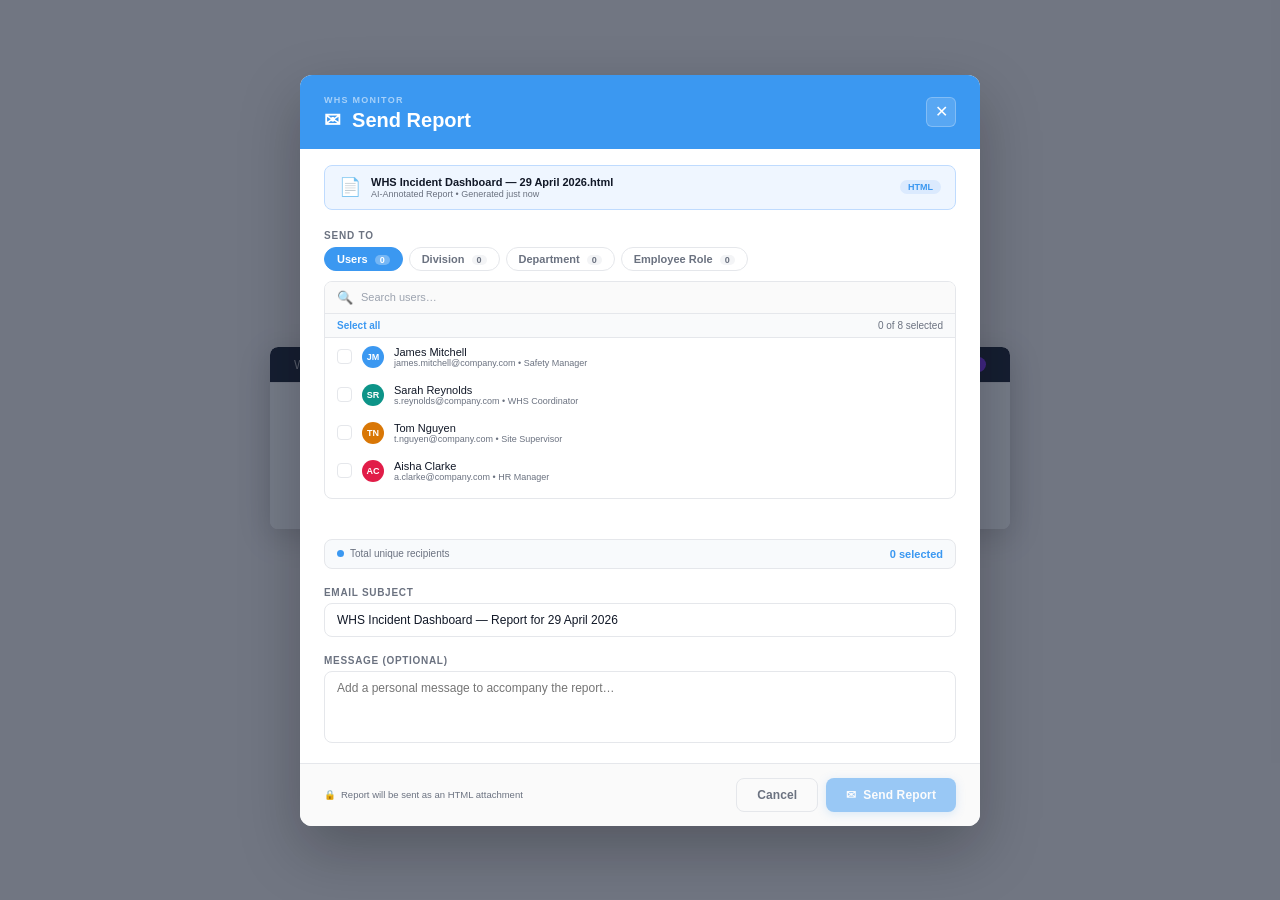
<file: src/DashboardAI.API/wwwroot/send-report-mockup.html>
<!DOCTYPE html>
<html lang="en">
<head>
<meta charset="UTF-8"/>
<meta name="viewport" content="width=device-width,initial-scale=1"/>
<title>Send Report — Mockup</title>
<style>
*,*::before,*::after{box-sizing:border-box;margin:0;padding:0}
body{font-family:'Segoe UI',Arial,sans-serif;background:#e8eaed;min-height:100vh;display:flex;flex-direction:column;align-items:center;justify-content:center;padding:32px 16px}

:root{
  --blue:#3B98F1;--blue-lt:#eff6ff;--blue-dk:rgb(37,99,181);
  --amber:#d97706;--teal:#0d9488;--rose:#e11d48;--indigo:#4f46e5;
  --dark:#111827;--mid:#6b7280;--light:#f3f4f6;--border:#e5e7eb;
  --green:#16a34a
}

/* ── backdrop ── */
.backdrop{position:fixed;inset:0;background:rgba(15,23,42,.55);display:flex;align-items:center;justify-content:center;padding:24px;z-index:100}

/* ── modal shell ── */
.modal{background:#fff;border-radius:12px;width:100%;max-width:680px;box-shadow:0 24px 60px rgba(0,0,0,.25);display:flex;flex-direction:column;max-height:92vh;overflow:hidden}

/* ── modal header ── */
.modal-hdr{background:var(--blue);padding:20px 24px 18px;display:flex;align-items:flex-start;justify-content:space-between;flex-shrink:0}
.modal-hdr-left{display:flex;flex-direction:column;gap:4px}
.modal-eyebrow{font-size:9px;font-weight:700;color:rgba(255,255,255,.55);text-transform:uppercase;letter-spacing:.14em}
.modal-title{font-size:20px;font-weight:800;color:#fff;line-height:1.1}
.modal-close{background:rgba(255,255,255,.15);border:1px solid rgba(255,255,255,.25);border-radius:6px;width:30px;height:30px;display:flex;align-items:center;justify-content:center;cursor:pointer;color:#fff;font-size:16px;flex-shrink:0;margin-top:2px}
.modal-close:hover{background:rgba(255,255,255,.25)}

/* ── report pill ── */
.report-pill{background:var(--blue-lt);border:1px solid #bfdbfe;border-radius:8px;margin:16px 24px 0;padding:10px 14px;display:flex;align-items:center;gap:10px;flex-shrink:0}
.report-pill-icon{font-size:18px;flex-shrink:0}
.report-pill-info{flex:1;min-width:0}
.report-pill-name{font-size:11px;font-weight:700;color:var(--dark);white-space:nowrap;overflow:hidden;text-overflow:ellipsis}
.report-pill-meta{font-size:9px;color:var(--mid);margin-top:1px}
.report-pill-size{font-size:9px;color:var(--blue);background:#dbeafe;border-radius:10px;padding:2px 8px;font-weight:600;flex-shrink:0}

/* ── scroll body ── */
.modal-body{flex:1;overflow-y:auto;padding:20px 24px;display:flex;flex-direction:column;gap:18px}

/* ── section label ── */
.section-lbl{font-size:10px;font-weight:700;color:var(--mid);text-transform:uppercase;letter-spacing:.08em;margin-bottom:6px}

/* ── recipient tabs ── */
.recip-tabs{display:flex;gap:6px;flex-wrap:wrap;margin-bottom:10px}
.recip-tab{font-size:11px;font-weight:600;padding:5px 12px;border-radius:20px;border:1.5px solid var(--border);color:var(--mid);cursor:pointer;transition:all .15s;background:#fff;user-select:none}
.recip-tab:hover{border-color:var(--blue);color:var(--blue)}
.recip-tab.active{background:var(--blue);color:#fff;border-color:var(--blue)}
.recip-tab .tab-cnt{display:inline-block;background:rgba(255,255,255,.3);border-radius:8px;font-size:9px;padding:0 5px;margin-left:4px;font-weight:700}
.recip-tab:not(.active) .tab-cnt{background:#f3f4f6;color:var(--mid)}

/* ── selector panel ── */
.selector-panel{display:none}
.selector-panel.visible{display:block}

/* ── searchable multi-select ── */
.ms-wrap{border:1.5px solid var(--border);border-radius:8px;overflow:hidden;background:#fff}
.ms-wrap:focus-within{border-color:var(--blue);box-shadow:0 0 0 3px rgba(59,152,241,.12)}
.ms-search{display:flex;align-items:center;gap:8px;padding:8px 12px;border-bottom:1px solid var(--border);background:#fafafa}
.ms-search-icon{color:var(--mid);font-size:13px;flex-shrink:0}
.ms-search input{border:none;background:transparent;outline:none;font-size:11px;color:var(--dark);width:100%;font-family:inherit}
.ms-search input::placeholder{color:#9ca3af}
.ms-list{max-height:160px;overflow-y:auto}
.ms-item{display:flex;align-items:center;gap:10px;padding:8px 12px;cursor:pointer;transition:background .1s;user-select:none}
.ms-item:hover{background:#f9fafb}
.ms-item.selected{background:#eff6ff}
.ms-item-cb{width:15px;height:15px;border:1.5px solid var(--border);border-radius:4px;flex-shrink:0;display:flex;align-items:center;justify-content:center;transition:all .15s}
.ms-item.selected .ms-item-cb{background:var(--blue);border-color:var(--blue)}
.ms-item.selected .ms-item-cb::after{content:'✓';color:#fff;font-size:9px;font-weight:700}
.ms-item-label{font-size:11px;color:var(--dark);flex:1}
.ms-item-sub{font-size:9px;color:var(--mid)}
.ms-item-avatar{width:22px;height:22px;border-radius:50%;background:var(--blue);color:#fff;font-size:9px;font-weight:700;display:flex;align-items:center;justify-content:center;flex-shrink:0}
.ms-item-avatar.teal{background:var(--teal)}.ms-item-avatar.amber{background:var(--amber)}.ms-item-avatar.rose{background:var(--rose)}.ms-item-avatar.indigo{background:var(--indigo)}
.ms-empty{padding:16px 12px;font-size:11px;color:var(--mid);text-align:center}

/* ── selected chips ── */
.chips-wrap{display:flex;flex-wrap:wrap;gap:6px;min-height:22px}
.chip{display:inline-flex;align-items:center;gap:5px;background:#eff6ff;border:1px solid #bfdbfe;border-radius:20px;padding:3px 10px 3px 8px;font-size:10px;color:var(--blue);font-weight:600}
.chip.division{background:#f0fdf4;border-color:#bbf7d0;color:#166534}
.chip.dept{background:#fef3c7;border-color:#fde68a;color:#92400e}
.chip.role{background:#f5f3ff;border-color:#ddd6fe;color:#5b21b6}
.chip-x{cursor:pointer;font-size:11px;opacity:.6;line-height:1}
.chip-x:hover{opacity:1}

/* ── summary row ── */
.summary-row{display:flex;align-items:center;gap:6px;padding:8px 12px;background:#f8fafc;border:1px solid var(--border);border-radius:8px}
.summary-dot{width:7px;height:7px;border-radius:50%;background:var(--blue);flex-shrink:0}
.summary-text{font-size:10px;color:var(--mid);flex:1}
.summary-count{font-size:11px;font-weight:700;color:var(--blue)}

/* ── input fields ── */
.field{display:flex;flex-direction:column;gap:5px}
.field label{font-size:10px;font-weight:700;color:var(--mid);text-transform:uppercase;letter-spacing:.07em}
.field input,.field textarea{border:1.5px solid var(--border);border-radius:8px;padding:9px 12px;font-size:12px;color:var(--dark);font-family:inherit;outline:none;transition:border .15s,box-shadow .15s;resize:none}
.field input:focus,.field textarea:focus{border-color:var(--blue);box-shadow:0 0 0 3px rgba(59,152,241,.12)}
.field textarea{min-height:72px}

/* ── footer ── */
.modal-ftr{padding:14px 24px;border-top:1px solid var(--border);display:flex;align-items:center;justify-content:space-between;flex-shrink:0;gap:12px;background:#fafafa}
.ftr-note{font-size:9.5px;color:var(--mid);display:flex;align-items:center;gap:5px}
.ftr-btns{display:flex;gap:8px}
.btn{border:none;border-radius:8px;padding:9px 20px;font-size:12px;font-weight:600;cursor:pointer;font-family:inherit;letter-spacing:.01em;transition:opacity .15s}
.btn-ghost{background:transparent;border:1.5px solid var(--border);color:var(--mid)}
.btn-ghost:hover{border-color:#9ca3af;color:var(--dark)}
.btn-primary{background:var(--blue);color:#fff;box-shadow:0 2px 8px rgba(59,152,241,.35)}
.btn-primary:hover{opacity:.88}
.btn-primary:disabled{opacity:.5;cursor:not-allowed}

/* ── select-all row ── */
.sel-all-row{display:flex;align-items:center;justify-content:space-between;padding:6px 12px;border-bottom:1px solid var(--border);background:#f9fafb}
.sel-all-btn{font-size:10px;color:var(--blue);cursor:pointer;font-weight:600}
.sel-all-btn:hover{text-decoration:underline}
.sel-count{font-size:10px;color:var(--mid)}

/* ── page chrome (demo only) ── */
.demo-bar{background:#1e293b;padding:10px 24px;display:flex;align-items:center;justify-content:space-between;width:100%;border-radius:8px 8px 0 0;margin-bottom:0}
.demo-bar-title{color:rgba(255,255,255,.65);font-size:12px}
.demo-bar-badge{background:#7c3aed;color:white;padding:2px 10px;border-radius:10px;font-size:10px;font-weight:600}
.demo-page{background:#fff;width:100%;max-width:740px;border-radius:8px;box-shadow:0 8px 32px rgba(0,0,0,.18);overflow:hidden;margin-bottom:24px}
.demo-page-body{padding:40px 48px;text-align:center;background:#f1f5f9;border-top:1px solid var(--border)}
.demo-page-body p{color:var(--mid);font-size:13px;margin-bottom:16px}
.btn-send-demo{background:var(--green);color:#fff;border:none;border-radius:8px;padding:10px 22px;font-size:13px;font-weight:600;cursor:pointer;font-family:inherit;box-shadow:0 2px 8px rgba(22,163,74,.3)}
.btn-send-demo:hover{opacity:.88}
</style>
</head>
<body>

<!-- ── Demo chrome — simulates the report page behind the modal ── -->
<div class="demo-page" style="max-width:740px;width:100%">
  <div class="demo-bar">
    <span class="demo-bar-title">WHS Incident Dashboard &mdash; 29 April 2026</span>
    <span class="demo-bar-badge">AI Annotated</span>
  </div>
  <div class="demo-page-body">
    <p>Generated report is open. Click the button below to open the <strong>Send Report</strong> dialog.</p>
    <button class="btn-send-demo" onclick="document.getElementById('modal-backdrop').style.display='flex'">
      &#9993;&nbsp; Send Report via Email
    </button>
  </div>
</div>

<!-- ══════════════════════════════════════════════════════════════ -->
<!--  SEND REPORT MODAL                                            -->
<!-- ══════════════════════════════════════════════════════════════ -->
<div id="modal-backdrop" class="backdrop">
  <div class="modal" role="dialog" aria-modal="true" aria-labelledby="modal-title">

    <!-- Header -->
    <div class="modal-hdr">
      <div class="modal-hdr-left">
        <div class="modal-eyebrow">WHS Monitor</div>
        <div class="modal-title" id="modal-title">&#9993;&nbsp; Send Report</div>
      </div>
      <div class="modal-close" onclick="document.getElementById('modal-backdrop').style.display='none'" title="Close">&#10005;</div>
    </div>

    <!-- Report pill -->
    <div class="report-pill">
      <div class="report-pill-icon">&#128196;</div>
      <div class="report-pill-info">
        <div class="report-pill-name">WHS Incident Dashboard — 29 April 2026.html</div>
        <div class="report-pill-meta">AI-Annotated Report &bull; Generated just now</div>
      </div>
      <div class="report-pill-size">HTML</div>
    </div>

    <!-- Scrollable body -->
    <div class="modal-body">

      <!-- ── 1. Recipients ── -->
      <div>
        <div class="section-lbl">Send To</div>

        <!-- Tab switcher -->
        <div class="recip-tabs">
          <div class="recip-tab active" data-tab="users" onclick="switchTab('users',this)">
            Users <span class="tab-cnt" id="cnt-users">0</span>
          </div>
          <div class="recip-tab" data-tab="division" onclick="switchTab('division',this)">
            Division <span class="tab-cnt" id="cnt-division">0</span>
          </div>
          <div class="recip-tab" data-tab="department" onclick="switchTab('department',this)">
            Department <span class="tab-cnt" id="cnt-department">0</span>
          </div>
          <div class="recip-tab" data-tab="role" onclick="switchTab('role',this)">
            Employee Role <span class="tab-cnt" id="cnt-role">0</span>
          </div>
        </div>

        <!-- Users panel -->
        <div id="panel-users" class="selector-panel visible">
          <div class="ms-wrap">
            <div class="ms-search">
              <span class="ms-search-icon">&#128269;</span>
              <input type="text" placeholder="Search users…" oninput="filterList('users-list',this.value)"/>
            </div>
            <div class="sel-all-row">
              <span class="sel-all-btn" onclick="selectAll('users-list','users')">Select all</span>
              <span class="sel-count" id="sel-count-users">0 of 8 selected</span>
            </div>
            <div class="ms-list" id="users-list">
              <div class="ms-item" data-group="users" onclick="toggleItem(this,'users')"><div class="ms-item-cb"></div><div class="ms-item-avatar">JM</div><div class="ms-item-label">James Mitchell<div class="ms-item-sub">james.mitchell@company.com &bull; Safety Manager</div></div></div>
              <div class="ms-item" data-group="users" onclick="toggleItem(this,'users')"><div class="ms-item-cb"></div><div class="ms-item-avatar teal">SR</div><div class="ms-item-label">Sarah Reynolds<div class="ms-item-sub">s.reynolds@company.com &bull; WHS Coordinator</div></div></div>
              <div class="ms-item" data-group="users" onclick="toggleItem(this,'users')"><div class="ms-item-cb"></div><div class="ms-item-avatar amber">TN</div><div class="ms-item-label">Tom Nguyen<div class="ms-item-sub">t.nguyen@company.com &bull; Site Supervisor</div></div></div>
              <div class="ms-item" data-group="users" onclick="toggleItem(this,'users')"><div class="ms-item-cb"></div><div class="ms-item-avatar rose">AC</div><div class="ms-item-label">Aisha Clarke<div class="ms-item-sub">a.clarke@company.com &bull; HR Manager</div></div></div>
              <div class="ms-item" data-group="users" onclick="toggleItem(this,'users')"><div class="ms-item-cb"></div><div class="ms-item-avatar indigo">PW</div><div class="ms-item-label">Peter Walsh<div class="ms-item-sub">p.walsh@company.com &bull; Operations Director</div></div></div>
              <div class="ms-item" data-group="users" onclick="toggleItem(this,'users')"><div class="ms-item-cb"></div><div class="ms-item-avatar">LK</div><div class="ms-item-label">Lisa Kim<div class="ms-item-sub">l.kim@company.com &bull; Risk Analyst</div></div></div>
              <div class="ms-item" data-group="users" onclick="toggleItem(this,'users')"><div class="ms-item-cb"></div><div class="ms-item-avatar teal">BJ</div><div class="ms-item-label">Ben Johnson<div class="ms-item-sub">b.johnson@company.com &bull; Safety Officer</div></div></div>
              <div class="ms-item" data-group="users" onclick="toggleItem(this,'users')"><div class="ms-item-cb"></div><div class="ms-item-avatar amber">MO</div><div class="ms-item-label">Maria O'Brien<div class="ms-item-sub">m.obrien@company.com &bull; Compliance Lead</div></div></div>
            </div>
          </div>
        </div>

        <!-- Division panel -->
        <div id="panel-division" class="selector-panel">
          <div class="ms-wrap">
            <div class="ms-search">
              <span class="ms-search-icon">&#128269;</span>
              <input type="text" placeholder="Search divisions…" oninput="filterList('division-list',this.value)"/>
            </div>
            <div class="sel-all-row">
              <span class="sel-all-btn" onclick="selectAll('division-list','division')">Select all</span>
              <span class="sel-count" id="sel-count-division">0 of 5 selected</span>
            </div>
            <div class="ms-list" id="division-list">
              <div class="ms-item" data-group="division" onclick="toggleItem(this,'division')"><div class="ms-item-cb"></div><div class="ms-item-label">Operations<div class="ms-item-sub">42 employees</div></div></div>
              <div class="ms-item" data-group="division" onclick="toggleItem(this,'division')"><div class="ms-item-cb"></div><div class="ms-item-label">Construction<div class="ms-item-sub">38 employees</div></div></div>
              <div class="ms-item" data-group="division" onclick="toggleItem(this,'division')"><div class="ms-item-cb"></div><div class="ms-item-label">Logistics<div class="ms-item-sub">27 employees</div></div></div>
              <div class="ms-item" data-group="division" onclick="toggleItem(this,'division')"><div class="ms-item-cb"></div><div class="ms-item-label">Administration<div class="ms-item-sub">15 employees</div></div></div>
              <div class="ms-item" data-group="division" onclick="toggleItem(this,'division')"><div class="ms-item-cb"></div><div class="ms-item-label">Maintenance<div class="ms-item-sub">19 employees</div></div></div>
            </div>
          </div>
        </div>

        <!-- Department panel -->
        <div id="panel-department" class="selector-panel">
          <div class="ms-wrap">
            <div class="ms-search">
              <span class="ms-search-icon">&#128269;</span>
              <input type="text" placeholder="Search departments…" oninput="filterList('department-list',this.value)"/>
            </div>
            <div class="sel-all-row">
              <span class="sel-all-btn" onclick="selectAll('department-list','department')">Select all</span>
              <span class="sel-count" id="sel-count-department">0 of 6 selected</span>
            </div>
            <div class="ms-list" id="department-list">
              <div class="ms-item" data-group="department" onclick="toggleItem(this,'department')"><div class="ms-item-cb"></div><div class="ms-item-label">Workplace Health &amp; Safety<div class="ms-item-sub">8 employees</div></div></div>
              <div class="ms-item" data-group="department" onclick="toggleItem(this,'department')"><div class="ms-item-cb"></div><div class="ms-item-label">Human Resources<div class="ms-item-sub">6 employees</div></div></div>
              <div class="ms-item" data-group="department" onclick="toggleItem(this,'department')"><div class="ms-item-cb"></div><div class="ms-item-label">Site Management<div class="ms-item-sub">12 employees</div></div></div>
              <div class="ms-item" data-group="department" onclick="toggleItem(this,'department')"><div class="ms-item-cb"></div><div class="ms-item-label">Risk &amp; Compliance<div class="ms-item-sub">5 employees</div></div></div>
              <div class="ms-item" data-group="department" onclick="toggleItem(this,'department')"><div class="ms-item-cb"></div><div class="ms-item-label">Executive &amp; Leadership<div class="ms-item-sub">4 employees</div></div></div>
              <div class="ms-item" data-group="department" onclick="toggleItem(this,'department')"><div class="ms-item-cb"></div><div class="ms-item-label">Facilities<div class="ms-item-sub">9 employees</div></div></div>
            </div>
          </div>
        </div>

        <!-- Role panel -->
        <div id="panel-role" class="selector-panel">
          <div class="ms-wrap">
            <div class="ms-search">
              <span class="ms-search-icon">&#128269;</span>
              <input type="text" placeholder="Search roles…" oninput="filterList('role-list',this.value)"/>
            </div>
            <div class="sel-all-row">
              <span class="sel-all-btn" onclick="selectAll('role-list','role')">Select all</span>
              <span class="sel-count" id="sel-count-role">0 of 6 selected</span>
            </div>
            <div class="ms-list" id="role-list">
              <div class="ms-item" data-group="role" onclick="toggleItem(this,'role')"><div class="ms-item-cb"></div><div class="ms-item-label">Safety Manager</div></div>
              <div class="ms-item" data-group="role" onclick="toggleItem(this,'role')"><div class="ms-item-cb"></div><div class="ms-item-label">WHS Coordinator</div></div>
              <div class="ms-item" data-group="role" onclick="toggleItem(this,'role')"><div class="ms-item-cb"></div><div class="ms-item-label">Site Supervisor</div></div>
              <div class="ms-item" data-group="role" onclick="toggleItem(this,'role')"><div class="ms-item-cb"></div><div class="ms-item-label">Safety Officer</div></div>
              <div class="ms-item" data-group="role" onclick="toggleItem(this,'role')"><div class="ms-item-cb"></div><div class="ms-item-label">Operations Director</div></div>
              <div class="ms-item" data-group="role" onclick="toggleItem(this,'role')"><div class="ms-item-cb"></div><div class="ms-item-label">Compliance Lead</div></div>
            </div>
          </div>
        </div>

        <!-- Selected chips -->
        <div id="chips-area" style="margin-top:10px">
          <div id="chips-wrap" class="chips-wrap"></div>
        </div>

        <!-- Recipients summary -->
        <div class="summary-row" style="margin-top:8px">
          <div class="summary-dot"></div>
          <span class="summary-text">Total unique recipients</span>
          <span class="summary-count" id="total-count">0 selected</span>
        </div>
      </div>

      <!-- ── 2. Subject ── -->
      <div class="field">
        <label>Email Subject</label>
        <input type="text" id="email-subject" value="WHS Incident Dashboard — Report for 29 April 2026"/>
      </div>

      <!-- ── 3. Message ── -->
      <div class="field">
        <label>Message (optional)</label>
        <textarea id="email-message" placeholder="Add a personal message to accompany the report…"></textarea>
      </div>

    </div><!-- /modal-body -->

    <!-- Footer -->
    <div class="modal-ftr">
      <div class="ftr-note">
        <span>&#128274;</span>
        Report will be sent as an HTML attachment
      </div>
      <div class="ftr-btns">
        <button class="btn btn-ghost" onclick="document.getElementById('modal-backdrop').style.display='none'">Cancel</button>
        <button class="btn btn-primary" id="send-btn" disabled onclick="handleSend()">&#9993;&nbsp; Send Report</button>
      </div>
    </div>

  </div><!-- /modal -->
</div><!-- /backdrop -->

<script>
// ── State ────────────────────────────────────────────────────────
const selections = { users: new Set(), division: new Set(), department: new Set(), role: new Set() };
const chipClass  = { users: '', division: 'division', department: 'dept', role: 'role' };
const totalOf    = { users: 8, division: 5, department: 6, role: 6 };

// ── Tab switching ─────────────────────────────────────────────────
function switchTab(tab, el) {
  document.querySelectorAll('.recip-tab').forEach(t => t.classList.remove('active'));
  document.querySelectorAll('.selector-panel').forEach(p => p.classList.remove('visible'));
  el.classList.add('active');
  document.getElementById('panel-' + tab).classList.add('visible');
}

// ── Toggle item ───────────────────────────────────────────────────
function toggleItem(el, group) {
  const label = el.querySelector('.ms-item-label').childNodes[0].textContent.trim();
  if (el.classList.contains('selected')) {
    el.classList.remove('selected');
    selections[group].delete(label);
  } else {
    el.classList.add('selected');
    selections[group].add(label);
  }
  updateUI(group);
}

// ── Select all ────────────────────────────────────────────────────
function selectAll(listId, group) {
  const items = document.querySelectorAll(`#${listId} .ms-item:not([style*="display:none"]):not([style*="display: none"])`);
  const allSelected = [...items].every(i => i.classList.contains('selected'));
  items.forEach(el => {
    const label = el.querySelector('.ms-item-label').childNodes[0].textContent.trim();
    if (allSelected) { el.classList.remove('selected'); selections[group].delete(label); }
    else             { el.classList.add('selected');    selections[group].add(label);    }
  });
  updateUI(group);
}

// ── Filter ────────────────────────────────────────────────────────
function filterList(listId, query) {
  const q = query.toLowerCase();
  document.querySelectorAll(`#${listId} .ms-item`).forEach(el => {
    const text = el.querySelector('.ms-item-label').textContent.toLowerCase();
    el.style.display = text.includes(q) ? '' : 'none';
  });
}

// ── Update UI ─────────────────────────────────────────────────────
function updateUI(group) {
  // tab count badge
  document.getElementById('cnt-' + group).textContent = selections[group].size;
  // sel count label
  const selEl = document.getElementById('sel-count-' + group);
  if (selEl) selEl.textContent = `${selections[group].size} of ${totalOf[group]} selected`;
  // chips
  renderChips();
  // total
  const total = new Set([
    ...[...selections.users],
    ...[...selections.division].map(d => '÷' + d),
    ...[...selections.department].map(d => '§' + d),
    ...[...selections.role].map(r => '®' + r),
  ]).size;
  // count per group as rough total
  const cnt = selections.users.size + selections.division.size + selections.department.size + selections.role.size;
  document.getElementById('total-count').textContent = cnt === 0 ? '0 selected' : `${cnt} recipient${cnt !== 1 ? 's' : ''}`;
  document.getElementById('send-btn').disabled = cnt === 0;
}

function renderChips() {
  const wrap = document.getElementById('chips-wrap');
  wrap.innerHTML = '';
  const add = (group, label) => {
    const c = document.createElement('div');
    c.className = 'chip ' + (chipClass[group] || '');
    c.innerHTML = `${label}<span class="chip-x" onclick="removeChip('${group}','${label.replace(/'/g,"\\'")}')">&#10005;</span>`;
    wrap.appendChild(c);
  };
  selections.users.forEach(l => add('users', l));
  selections.division.forEach(l => add('division', l));
  selections.department.forEach(l => add('department', l));
  selections.role.forEach(l => add('role', l));
}

function removeChip(group, label) {
  selections[group].delete(label);
  // deselect the ms-item
  document.querySelectorAll(`[data-group="${group}"] .ms-item-label`).forEach(el => {
    if (el.childNodes[0].textContent.trim() === label)
      el.closest('.ms-item').classList.remove('selected');
  });
  updateUI(group);
}

function handleSend() {
  const btn = document.getElementById('send-btn');
  btn.disabled = true;
  btn.innerHTML = '&#8987;&nbsp; Sending…';
  setTimeout(() => {
    btn.innerHTML = '&#10003;&nbsp; Sent!';
    btn.style.background = '#16a34a';
    setTimeout(() => {
      document.getElementById('modal-backdrop').style.display = 'none';
      btn.innerHTML = '&#9993;&nbsp; Send Report';
      btn.style.background = '';
      btn.disabled = false;
    }, 1400);
  }, 1600);
}
</script>
</body>
</html>
</file>
